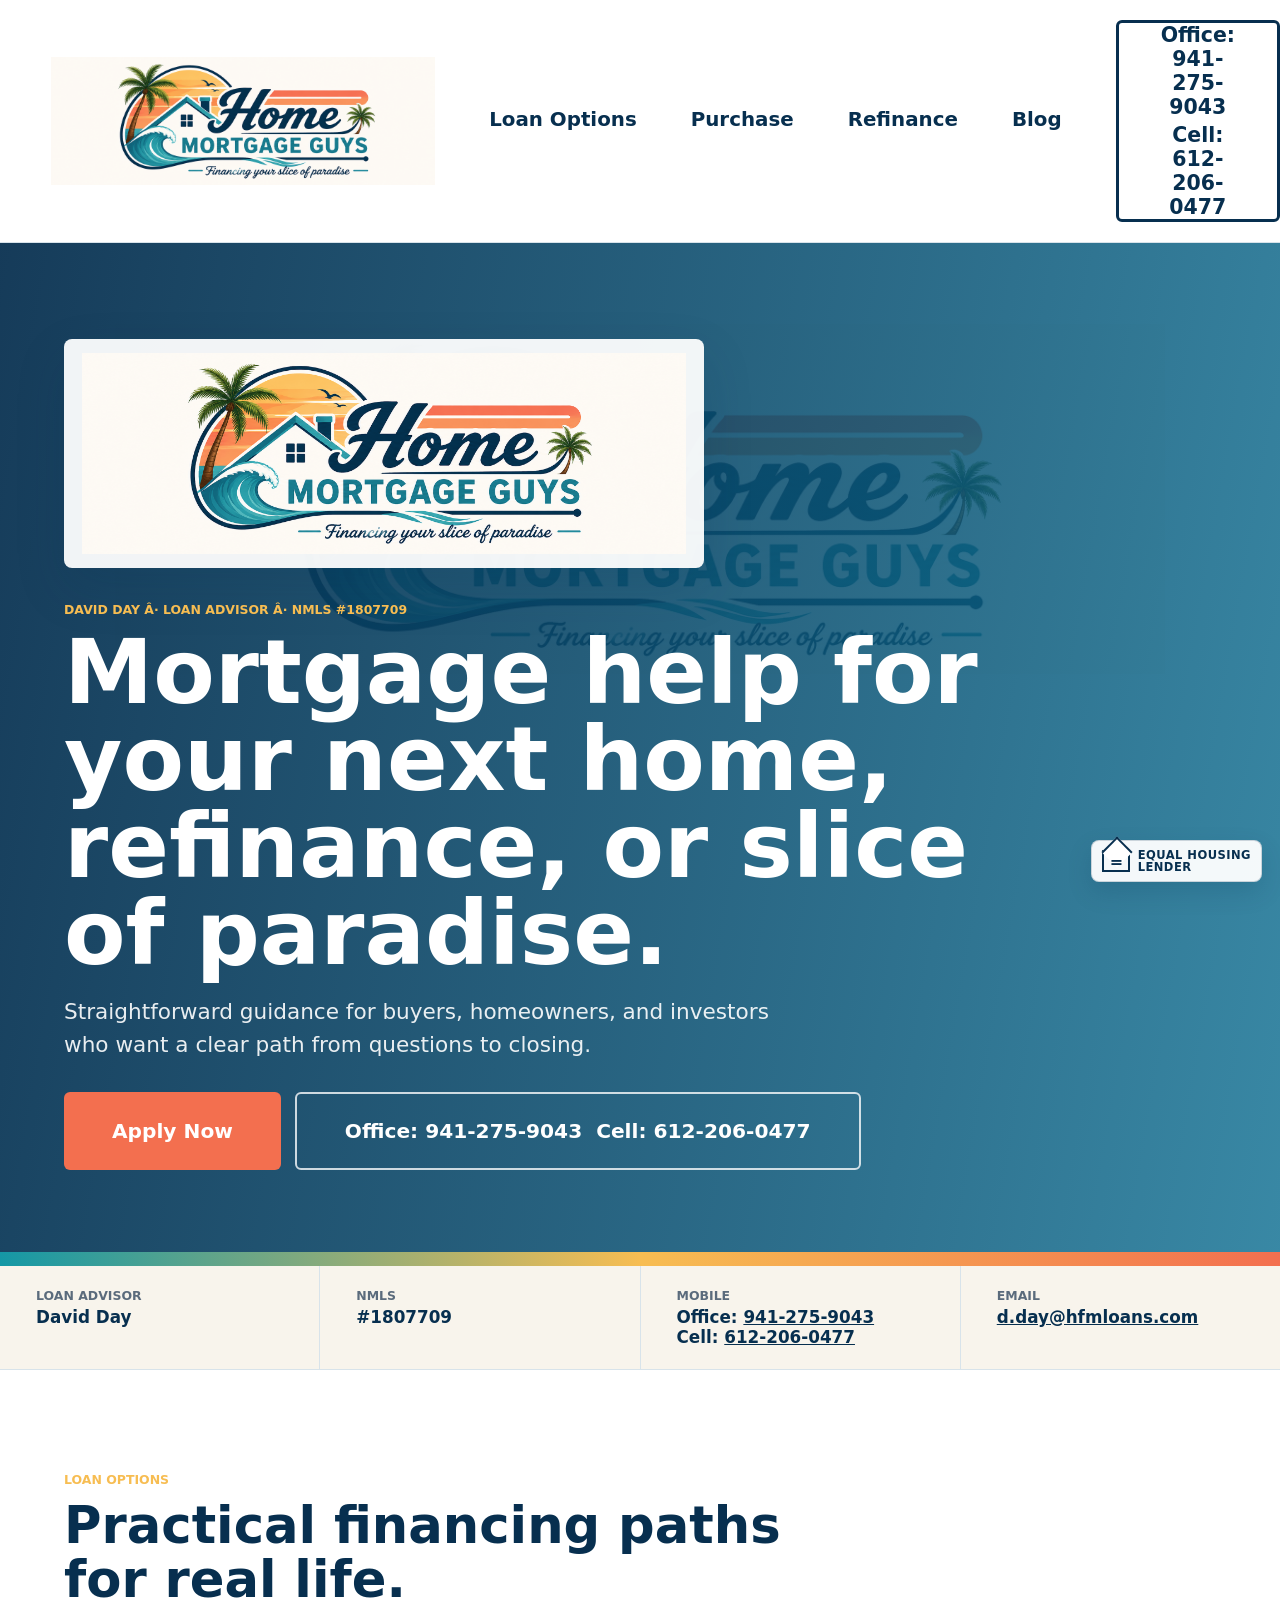
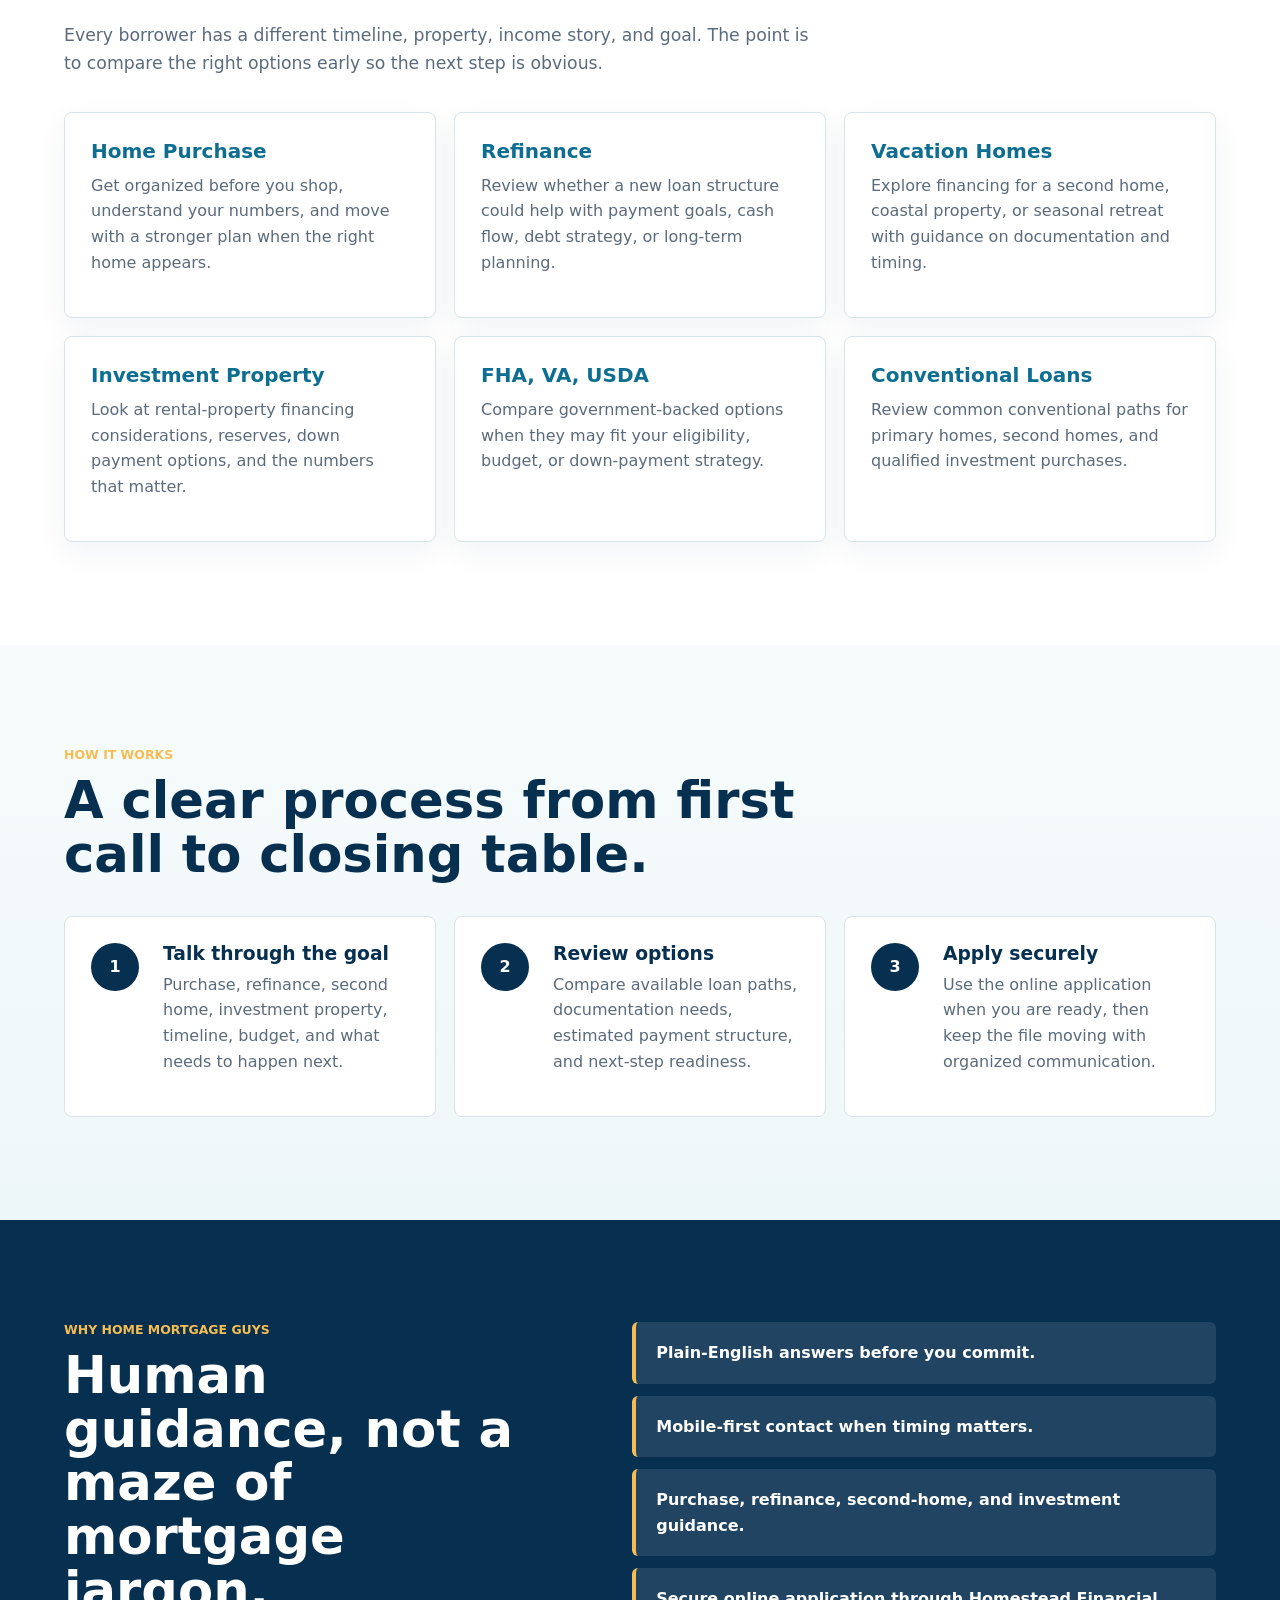
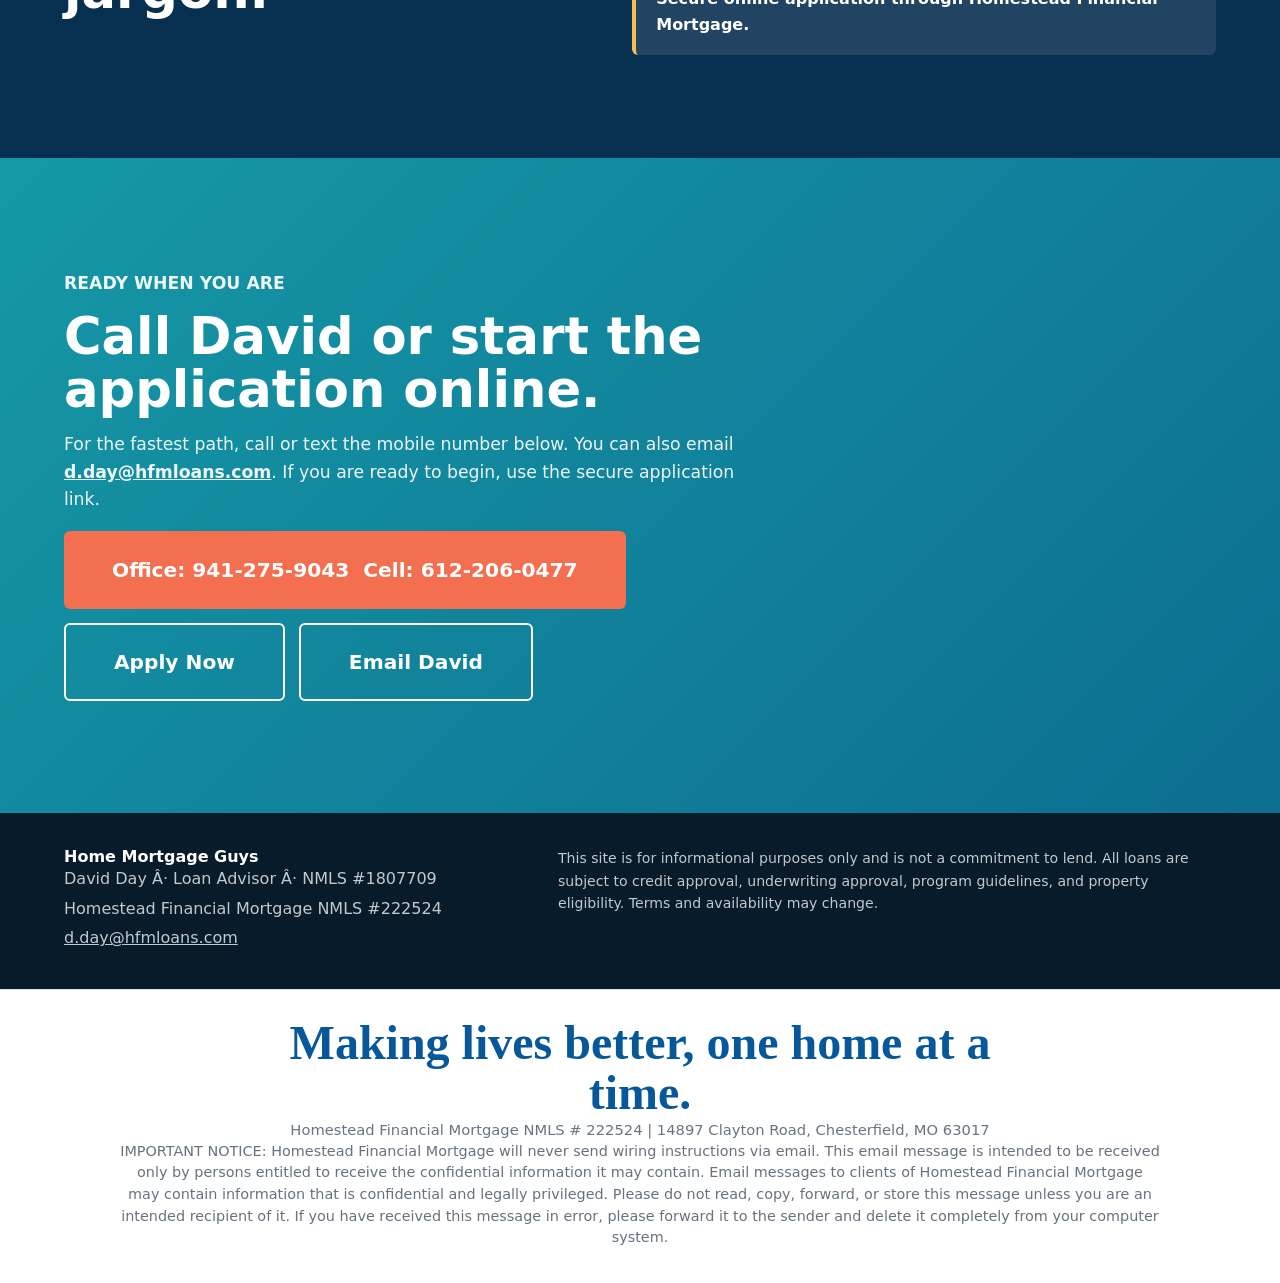
<file: index.html>
﻿<!doctype html>
<html lang="en">
<head>
  <meta charset="utf-8">
  <meta name="viewport" content="width=device-width, initial-scale=1">
  <!-- Google tag (gtag.js) -->
  <script async src="https://www.googletagmanager.com/gtag/js?id=G-T960KY4CE4"></script>
  <script>
    window.dataLayer = window.dataLayer || [];
    function gtag(){dataLayer.push(arguments);}
    gtag('js', new Date());

    gtag('config', 'G-T960KY4CE4');
  </script>
  <title>Mortgage Loan Advisor for Purchase, Refinance & Second Homes | Home Mortgage Guys</title>
  <meta name="description" content="Home Mortgage Guys helps homebuyers and homeowners compare purchase, refinance, second-home, investment, FHA, VA, USDA, and conventional mortgage options with David Day, Loan Advisor NMLS #1807709.">
  <link rel="canonical" href="https://homemortgageguys.com/">
  <meta property="og:title" content="Home Mortgage Guys | Mortgage Guidance with David Day">
  <meta property="og:description" content="Mortgage guidance for purchases, refinancing, vacation homes, investment properties, and common government-backed loan options.">
  <meta property="og:type" content="website">
  <meta property="og:url" content="https://homemortgageguys.com/">
  <meta property="og:image" content="https://homemortgageguys.com/assets/home-mortgage-guys-logo.png">
  <link rel="icon" type="image/png" sizes="32x32" href="/assets/favicon-32.png">
  <link rel="icon" type="image/png" sizes="48x48" href="/assets/favicon-48.png">
  <link rel="apple-touch-icon" sizes="180x180" href="/assets/favicon-180.png">
  <link rel="stylesheet" href="/styles.css">
  <script type="application/ld+json">
  {
    "@context": "https://schema.org",
    "@type": "FinancialService",
    "name": "Home Mortgage Guys",
    "url": "https://homemortgageguys.com/",
    "telephone": ["+19412759043", "+16122060477"],
    "email": "d.day@hfmloans.com",
    "areaServed": "United States",
    "employee": {
      "@type": "Person",
      "name": "David Day",
      "jobTitle": "Loan Advisor",
      "identifier": "NMLS #1807709"
    }
  }
  </script>
</head>
<body>
  <header class="site-header">
    <a class="brand" href="/" aria-label="Home Mortgage Guys home">
      <img src="/assets/home-mortgage-guys-logo.png" alt="Home Mortgage Guys">
    </a>
    <nav class="nav" aria-label="Primary navigation">
      <a href="#loan-options">Loan Options</a>
      <a href="/home-purchase-mortgage/">Purchase</a>
      <a href="/refinance-mortgage/">Refinance</a>
      <a href="/blog/">Blog</a>
    </nav>
    <span class="header-call" style="gap:4px 14px;flex-wrap:wrap;white-space:normal;text-align:center"><span>Office: <a href="tel:+19412759043" style="color:inherit;text-decoration:none">941-275-9043</a></span><span>Cell: <a href="tel:+16122060477" style="color:inherit;text-decoration:none">612-206-0477</a></span></span>
  </header>


  <main>
    <section class="hero">
      <div class="hero-inner">
        <img class="hero-logo" src="/assets/home-mortgage-guys-logo.png" alt="Home Mortgage Guys - Financing your slice of paradise">
        <p class="eyebrow">David Day Â· Loan Advisor Â· NMLS #1807709</p>
        <h1>Mortgage help for your next home, refinance, or slice of paradise.</h1>
        <p class="hero-copy">
          Straightforward guidance for buyers, homeowners, and investors who want a clear path from questions to closing.
        </p>
        <div class="hero-actions" aria-label="Primary actions">
          <a class="button primary" href="https://homesteadfinancial.com/apply/?nmls=1807709">Apply Now</a>
          <span class="button secondary" style="gap:4px 14px;flex-wrap:wrap;white-space:normal;text-align:center"><span>Office: <a href="tel:+19412759043" style="color:inherit;text-decoration:none">941-275-9043</a></span><span>Cell: <a href="tel:+16122060477" style="color:inherit;text-decoration:none">612-206-0477</a></span></span>
        </div>
      </div>
    </section>


    <section class="trust-strip" aria-label="Mortgage contact summary">
      <div>
        <span class="label">Loan Advisor</span>
        <strong>David Day</strong>
      </div>
      <div>
        <span class="label">NMLS</span>
        <strong>#1807709</strong>
      </div>
      <div>
        <span class="label">Mobile</span>
        <strong>Office: <a href="tel:+19412759043">941-275-9043</a> &nbsp; Cell: <a href="tel:+16122060477">612-206-0477</a></strong>
      </div>
      <div>
        <span class="label">Email</span>
        <strong><a href="mailto:d.day@hfmloans.com">d.day@hfmloans.com</a></strong>
      </div>
    </section>


    <section id="loan-options" class="section">
      <div class="section-heading">
        <p class="eyebrow">Loan Options</p>
        <h2>Practical financing paths for real life.</h2>
        <p>Every borrower has a different timeline, property, income story, and goal. The point is to compare the right options early so the next step is obvious.</p>
      </div>
      <div class="option-grid">
        <article class="option-card">
          <h3><a href="/home-purchase-mortgage/">Home Purchase</a></h3>
          <p>Get organized before you shop, understand your numbers, and move with a stronger plan when the right home appears.</p>
        </article>
        <article class="option-card">
          <h3><a href="/refinance-mortgage/">Refinance</a></h3>
          <p>Review whether a new loan structure could help with payment goals, cash flow, debt strategy, or long-term planning.</p>
        </article>
        <article class="option-card">
          <h3><a href="/second-home-mortgage/">Vacation Homes</a></h3>
          <p>Explore financing for a second home, coastal property, or seasonal retreat with guidance on documentation and timing.</p>
        </article>
        <article class="option-card">
          <h3><a href="/investment-property-mortgage/">Investment Property</a></h3>
          <p>Look at rental-property financing considerations, reserves, down payment options, and the numbers that matter.</p>
        </article>
        <article class="option-card">
          <h3><a href="/fha-va-usda-loans/">FHA, VA, USDA</a></h3>
          <p>Compare government-backed options when they may fit your eligibility, budget, or down-payment strategy.</p>
        </article>
        <article class="option-card">
          <h3>Conventional Loans</h3>
          <p>Review common conventional paths for primary homes, second homes, and qualified investment purchases.</p>
        </article>
      </div>
    </section>


    <section id="process" class="section process-section">
      <div class="section-heading">
        <p class="eyebrow">How It Works</p>
        <h2>A clear process from first call to closing table.</h2>
      </div>
      <ol class="process-list">
        <li>
          <span>1</span>
          <div>
            <h3>Talk through the goal</h3>
            <p>Purchase, refinance, second home, investment property, timeline, budget, and what needs to happen next.</p>
          </div>
        </li>
        <li>
          <span>2</span>
          <div>
            <h3>Review options</h3>
            <p>Compare available loan paths, documentation needs, estimated payment structure, and next-step readiness.</p>
          </div>
        </li>
        <li>
          <span>3</span>
          <div>
            <h3>Apply securely</h3>
            <p>Use the online application when you are ready, then keep the file moving with organized communication.</p>
          </div>
        </li>
      </ol>
    </section>


    <section class="section feature-band">
      <div>
        <p class="eyebrow">Why Home Mortgage Guys</p>
        <h2>Human guidance, not a maze of mortgage jargon.</h2>
      </div>
      <div class="feature-list">
        <p>Plain-English answers before you commit.</p>
        <p>Mobile-first contact when timing matters.</p>
        <p>Purchase, refinance, second-home, and investment guidance.</p>
        <p>Secure online application through Homestead Financial Mortgage.</p>
      </div>
    </section>


    <section id="contact" class="cta-section">
      <div class="cta-content">
        <p class="eyebrow">Ready When You Are</p>
        <h2>Call David or start the application online.</h2>
        <p>For the fastest path, call or text the mobile number below. You can also email <a href="mailto:d.day@hfmloans.com">d.day@hfmloans.com</a>. If you are ready to begin, use the secure application link.</p>
        <div class="hero-actions">
          <span class="button primary" style="gap:4px 14px;flex-wrap:wrap;white-space:normal;text-align:center"><span>Office: <a href="tel:+19412759043" style="color:inherit;text-decoration:none">941-275-9043</a></span><span>Cell: <a href="tel:+16122060477" style="color:inherit;text-decoration:none">612-206-0477</a></span></span>
          <a class="button secondary light" href="https://homesteadfinancial.com/apply/?nmls=1807709">Apply Now</a>
          <a class="button secondary light" href="mailto:d.day@hfmloans.com">Email David</a>
        </div>
      </div>
    </section>
  </main>


  <footer class="site-footer">
    <div>
      <strong>Home Mortgage Guys</strong>
      <p>David Day Â· Loan Advisor Â· NMLS #1807709</p>
      <p>Homestead Financial Mortgage NMLS #222524</p>
      <p><a href="mailto:d.day@hfmloans.com">d.day@hfmloans.com</a></p>
    </div>
    <p class="fine-print">
      This site is for informational purposes only and is not a commitment to lend. All loans are subject to credit approval, underwriting approval, program guidelines, and property eligibility. Terms and availability may change.
    </p>
  </footer>


  <section class="compliance-footer" aria-label="Homestead Financial Mortgage disclosure">
    <p class="tagline">Making lives better, one home at a time.</p>
    <p class="company-line">
      Homestead Financial Mortgage NMLS # 222524 | 14897 Clayton Road, Chesterfield, MO 63017
    </p>
    <p class="important-notice">
      IMPORTANT NOTICE: Homestead Financial Mortgage will never send wiring instructions via email. This email message is intended to be received only by persons entitled to receive the confidential information it may contain. Email messages to clients of Homestead Financial Mortgage may contain information that is confidential and legally privileged. Please do not read, copy, forward, or store this message unless you are an intended recipient of it. If you have received this message in error, please forward it to the sender and delete it completely from your computer system.
    </p>
  </section>

  <aside class="equal-housing-label" aria-label="Equal Housing Lender">
    <span class="equal-housing-icon" aria-hidden="true"></span>
    <span>Equal Housing<br>Lender</span>
  </aside>
</body>
</html>
</file>
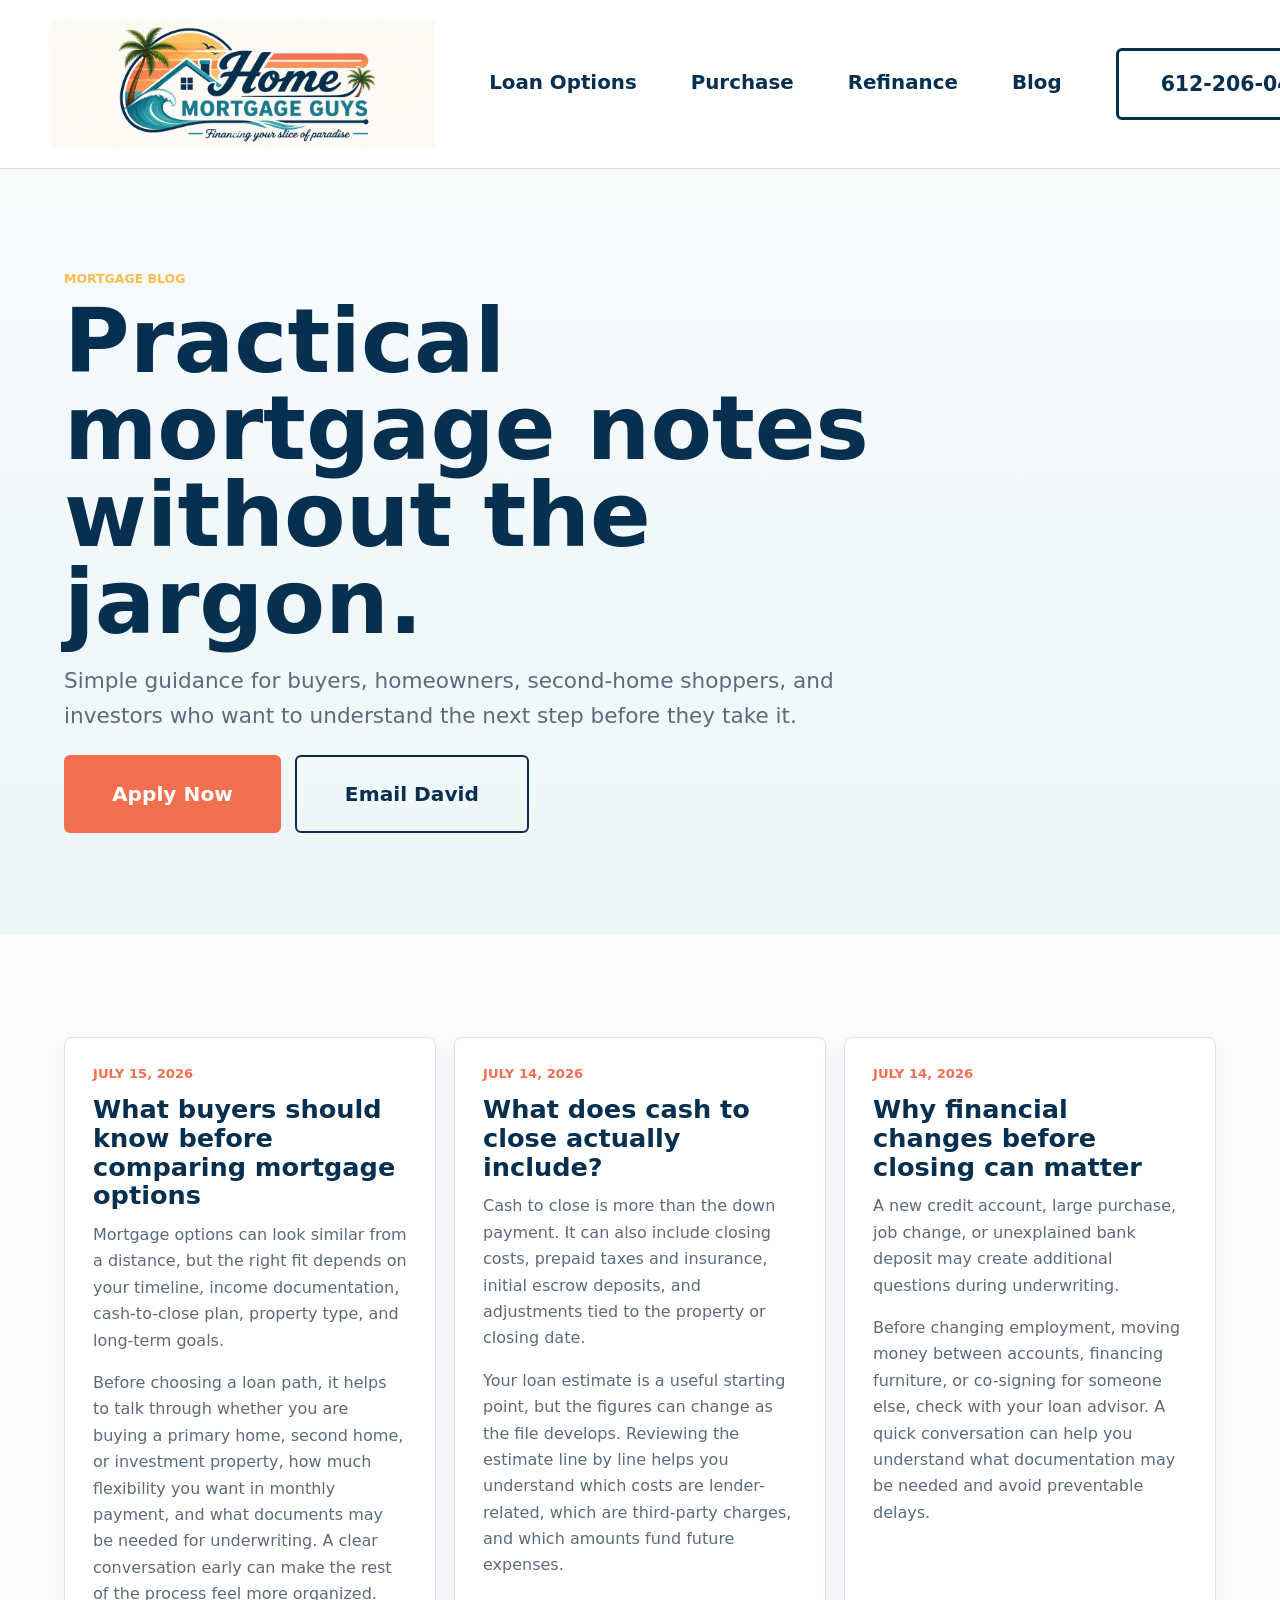
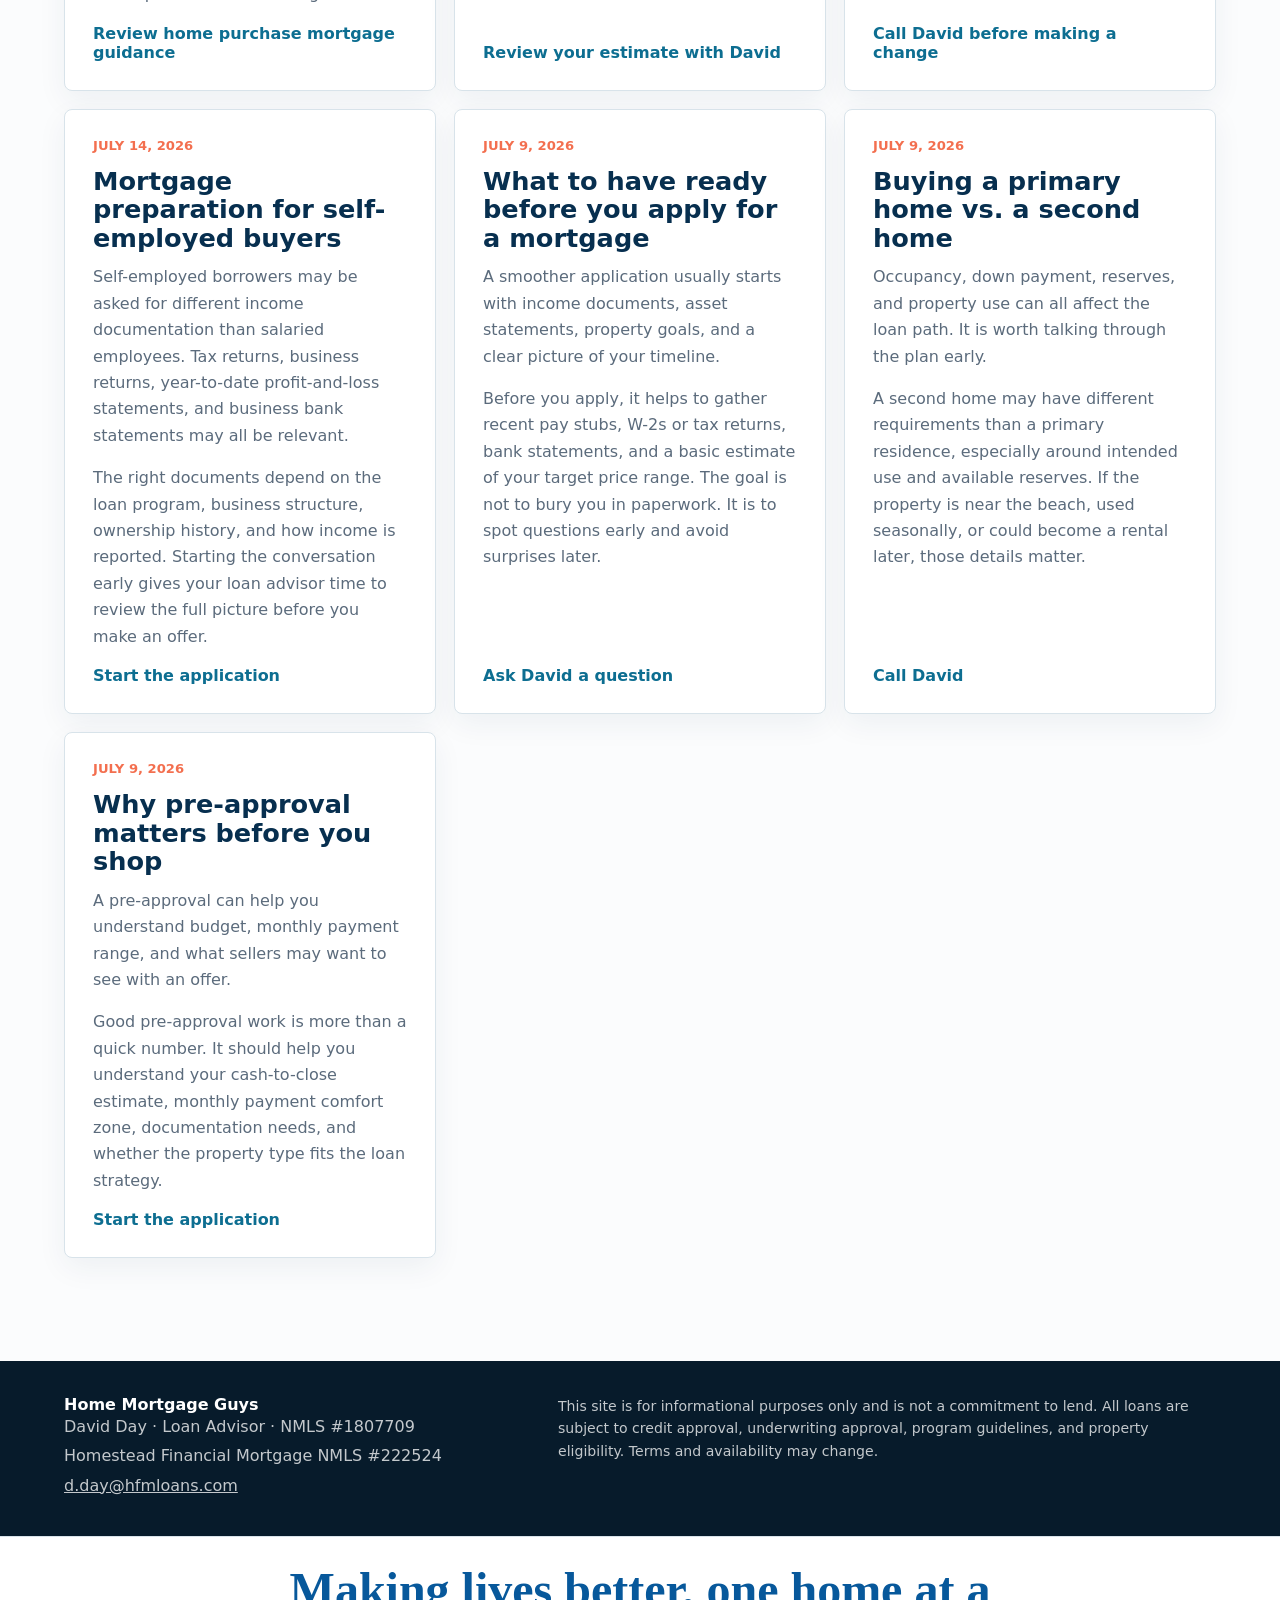
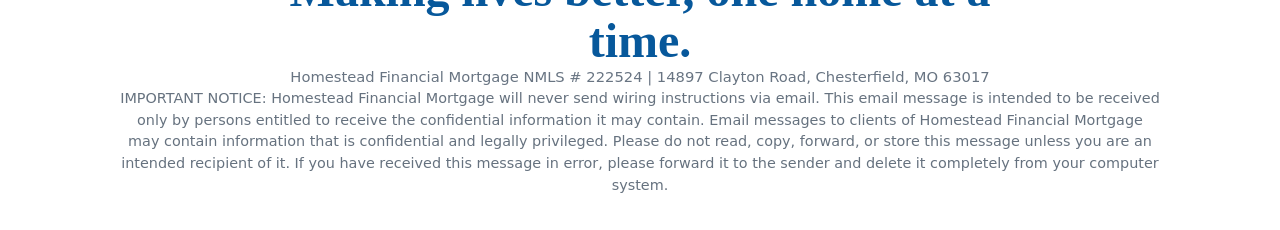
<file: blog/index.html>
﻿<!doctype html>
<html lang="en">
<head>
  <meta charset="utf-8">
  <meta name="viewport" content="width=device-width, initial-scale=1">
  <!-- Google tag (gtag.js) -->
  <script async src="https://www.googletagmanager.com/gtag/js?id=G-T960KY4CE4"></script>
  <script>
    window.dataLayer = window.dataLayer || [];
    function gtag(){dataLayer.push(arguments);}
    gtag('js', new Date());

    gtag('config', 'G-T960KY4CE4');
  </script>
  <title>Mortgage Blog | Home Mortgage Guys</title>
  <meta name="description" content="Mortgage tips from David Day, Loan Advisor NMLS #1807709, covering home purchases, refinancing, second homes, investment property financing, and loan preparation.">
  <link rel="canonical" href="https://homemortgageguys.com/blog/">
  <meta property="og:title" content="Mortgage Blog | Home Mortgage Guys">
  <meta property="og:description" content="Practical mortgage notes for buyers, homeowners, second-home shoppers, and investors.">
  <meta property="og:type" content="website">
  <meta property="og:url" content="https://homemortgageguys.com/blog/">
  <meta property="og:image" content="https://homemortgageguys.com/assets/home-mortgage-guys-logo.png">
  <link rel="icon" type="image/png" sizes="32x32" href="/assets/favicon-32.png">
  <link rel="icon" type="image/png" sizes="48x48" href="/assets/favicon-48.png">
  <link rel="apple-touch-icon" sizes="180x180" href="/assets/favicon-180.png">
  <link rel="stylesheet" href="/styles.css">
</head>
<body>
  <header class="site-header">
    <a class="brand" href="/" aria-label="Home Mortgage Guys home">
      <img src="/assets/home-mortgage-guys-logo.png" alt="Home Mortgage Guys">
    </a>
    <nav class="nav" aria-label="Primary navigation">
      <a href="/#loan-options">Loan Options</a>
      <a href="/home-purchase-mortgage/">Purchase</a>
      <a href="/refinance-mortgage/">Refinance</a>
      <a href="/blog/">Blog</a>
    </nav>
    <a class="header-call" href="tel:+16122060477" aria-label="Call David Day at 612-206-0477">612-206-0477</a>
  </header>

  <main>
    <section class="page-hero">
      <p class="eyebrow">Mortgage Blog</p>
      <h1>Practical mortgage notes without the jargon.</h1>
      <p>Simple guidance for buyers, homeowners, second-home shoppers, and investors who want to understand the next step before they take it.</p>
      <div class="hero-actions">
        <a class="button primary" href="https://homesteadfinancial.com/apply/?nmls=1807709">Apply Now</a>
        <a class="button secondary dark" href="mailto:d.day@hfmloans.com">Email David</a>
      </div>
    </section>

    <section class="section blog-section">
      <div class="blog-grid">
        <article class="blog-card">
          <p class="blog-date">July 15, 2026</p>
          <h2>What buyers should know before comparing mortgage options</h2>
          <p>Mortgage options can look similar from a distance, but the right fit depends on your timeline, income documentation, cash-to-close plan, property type, and long-term goals.</p>
          <p>Before choosing a loan path, it helps to talk through whether you are buying a primary home, second home, or investment property, how much flexibility you want in monthly payment, and what documents may be needed for underwriting. A clear conversation early can make the rest of the process feel more organized.</p>
          <a href="/home-purchase-mortgage/">Review home purchase mortgage guidance</a>
        </article>
        <article class="blog-card">
          <p class="blog-date">July 14, 2026</p>
          <h2>What does cash to close actually include?</h2>
          <p>Cash to close is more than the down payment. It can also include closing costs, prepaid taxes and insurance, initial escrow deposits, and adjustments tied to the property or closing date.</p>
          <p>Your loan estimate is a useful starting point, but the figures can change as the file develops. Reviewing the estimate line by line helps you understand which costs are lender-related, which are third-party charges, and which amounts fund future expenses.</p>
          <a href="mailto:d.day@hfmloans.com">Review your estimate with David</a>
        </article>
        <article class="blog-card">
          <p class="blog-date">July 14, 2026</p>
          <h2>Why financial changes before closing can matter</h2>
          <p>A new credit account, large purchase, job change, or unexplained bank deposit may create additional questions during underwriting.</p>
          <p>Before changing employment, moving money between accounts, financing furniture, or co-signing for someone else, check with your loan advisor. A quick conversation can help you understand what documentation may be needed and avoid preventable delays.</p>
          <a href="tel:+16122060477">Call David before making a change</a>
        </article>
        <article class="blog-card">
          <p class="blog-date">July 14, 2026</p>
          <h2>Mortgage preparation for self-employed buyers</h2>
          <p>Self-employed borrowers may be asked for different income documentation than salaried employees. Tax returns, business returns, year-to-date profit-and-loss statements, and business bank statements may all be relevant.</p>
          <p>The right documents depend on the loan program, business structure, ownership history, and how income is reported. Starting the conversation early gives your loan advisor time to review the full picture before you make an offer.</p>
          <a href="https://homesteadfinancial.com/apply/?nmls=1807709">Start the application</a>
        </article>
        <article class="blog-card">
          <p class="blog-date">July 9, 2026</p>
          <h2>What to have ready before you apply for a mortgage</h2>
          <p>A smoother application usually starts with income documents, asset statements, property goals, and a clear picture of your timeline.</p>
          <p>Before you apply, it helps to gather recent pay stubs, W-2s or tax returns, bank statements, and a basic estimate of your target price range. The goal is not to bury you in paperwork. It is to spot questions early and avoid surprises later.</p>
          <a href="mailto:d.day@hfmloans.com">Ask David a question</a>
        </article>
        <article class="blog-card">
          <p class="blog-date">July 9, 2026</p>
          <h2>Buying a primary home vs. a second home</h2>
          <p>Occupancy, down payment, reserves, and property use can all affect the loan path. It is worth talking through the plan early.</p>
          <p>A second home may have different requirements than a primary residence, especially around intended use and available reserves. If the property is near the beach, used seasonally, or could become a rental later, those details matter.</p>
          <a href="tel:+16122060477">Call David</a>
        </article>
        <article class="blog-card">
          <p class="blog-date">July 9, 2026</p>
          <h2>Why pre-approval matters before you shop</h2>
          <p>A pre-approval can help you understand budget, monthly payment range, and what sellers may want to see with an offer.</p>
          <p>Good pre-approval work is more than a quick number. It should help you understand your cash-to-close estimate, monthly payment comfort zone, documentation needs, and whether the property type fits the loan strategy.</p>
          <a href="https://homesteadfinancial.com/apply/?nmls=1807709">Start the application</a>
        </article>
      </div>
    </section>
  </main>

  <footer class="site-footer">
    <div>
      <strong>Home Mortgage Guys</strong>
      <p>David Day &middot; Loan Advisor &middot; NMLS #1807709</p>
      <p>Homestead Financial Mortgage NMLS #222524</p>
      <p><a href="mailto:d.day@hfmloans.com">d.day@hfmloans.com</a></p>
    </div>
    <p class="fine-print">
      This site is for informational purposes only and is not a commitment to lend. All loans are subject to credit approval, underwriting approval, program guidelines, and property eligibility. Terms and availability may change.
    </p>
  </footer>

  <section class="compliance-footer" aria-label="Homestead Financial Mortgage disclosure">
    <p class="tagline">Making lives better, one home at a time.</p>
    <p class="company-line">
      Homestead Financial Mortgage NMLS # 222524 | 14897 Clayton Road, Chesterfield, MO 63017
    </p>
    <p class="important-notice">
      IMPORTANT NOTICE: Homestead Financial Mortgage will never send wiring instructions via email. This email message is intended to be received only by persons entitled to receive the confidential information it may contain. Email messages to clients of Homestead Financial Mortgage may contain information that is confidential and legally privileged. Please do not read, copy, forward, or store this message unless you are an intended recipient of it. If you have received this message in error, please forward it to the sender and delete it completely from your computer system.
    </p>
  </section>
</body>
</html>
</file>
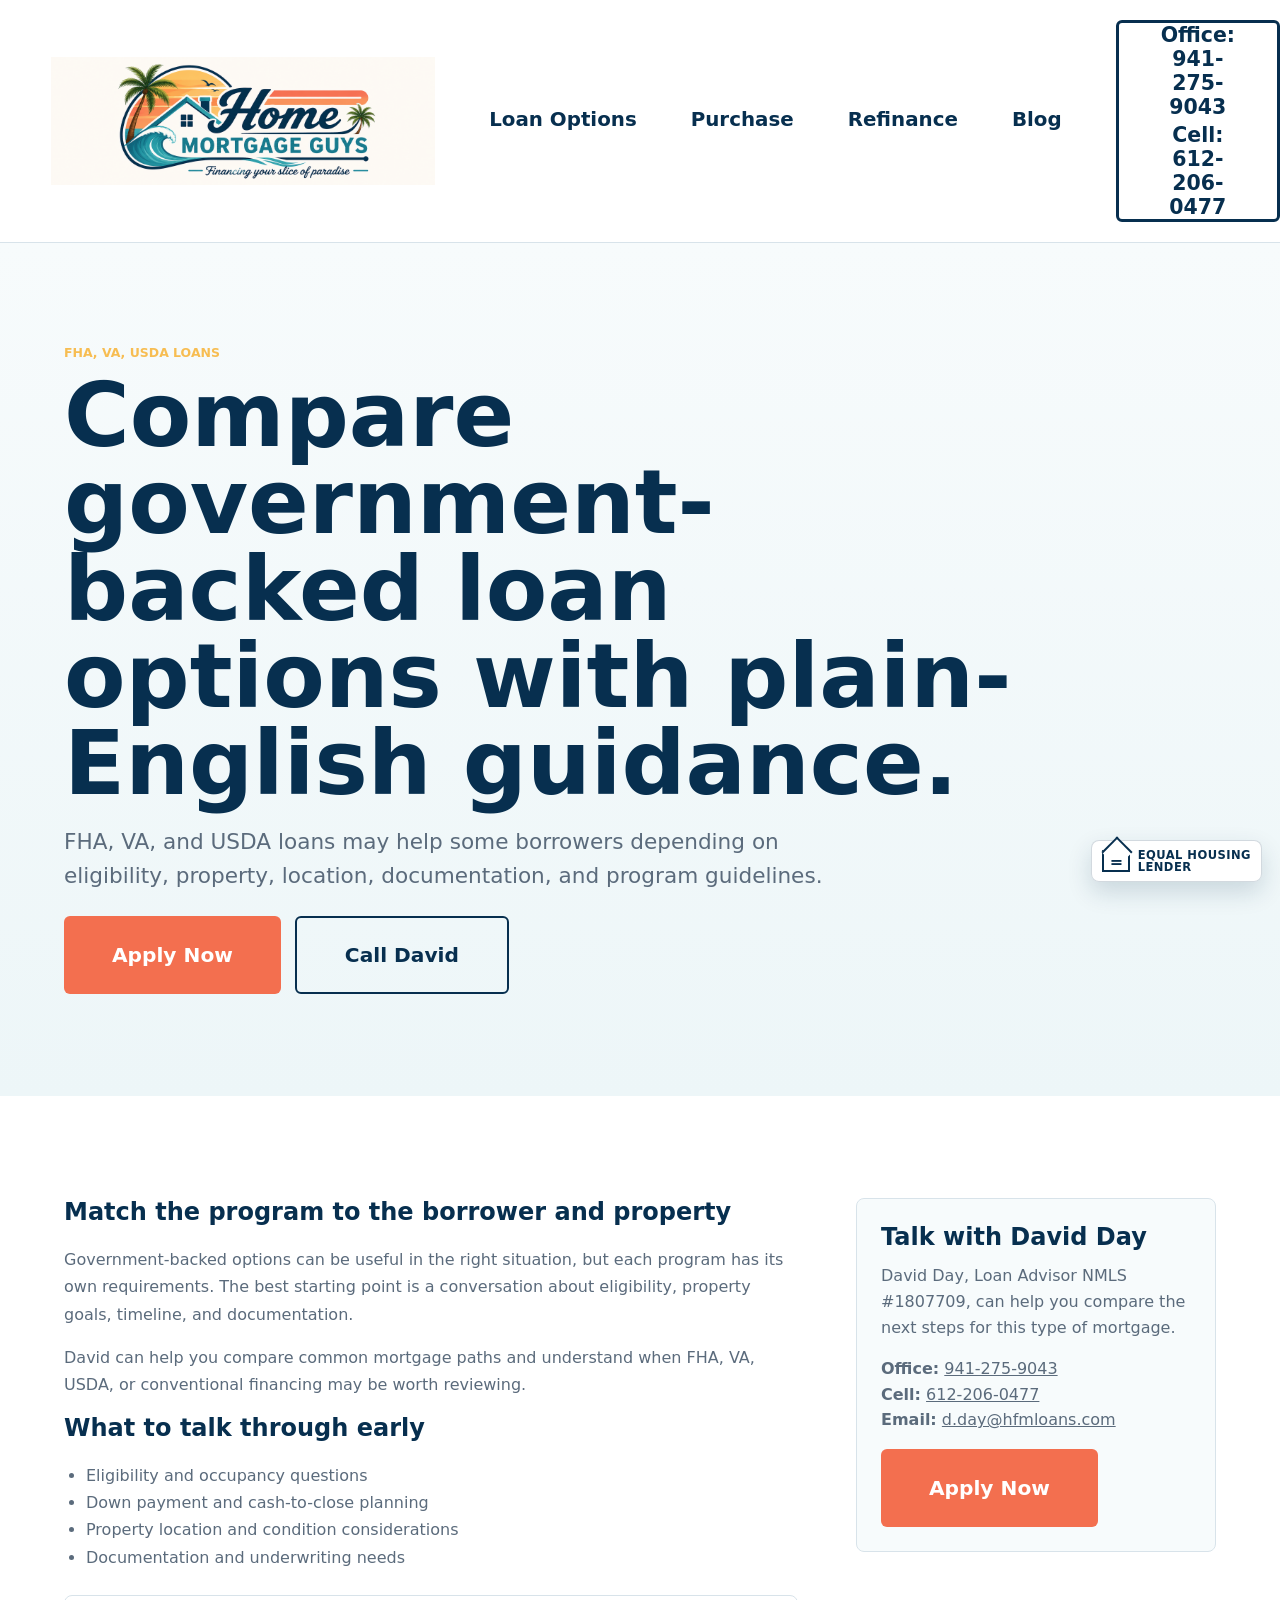
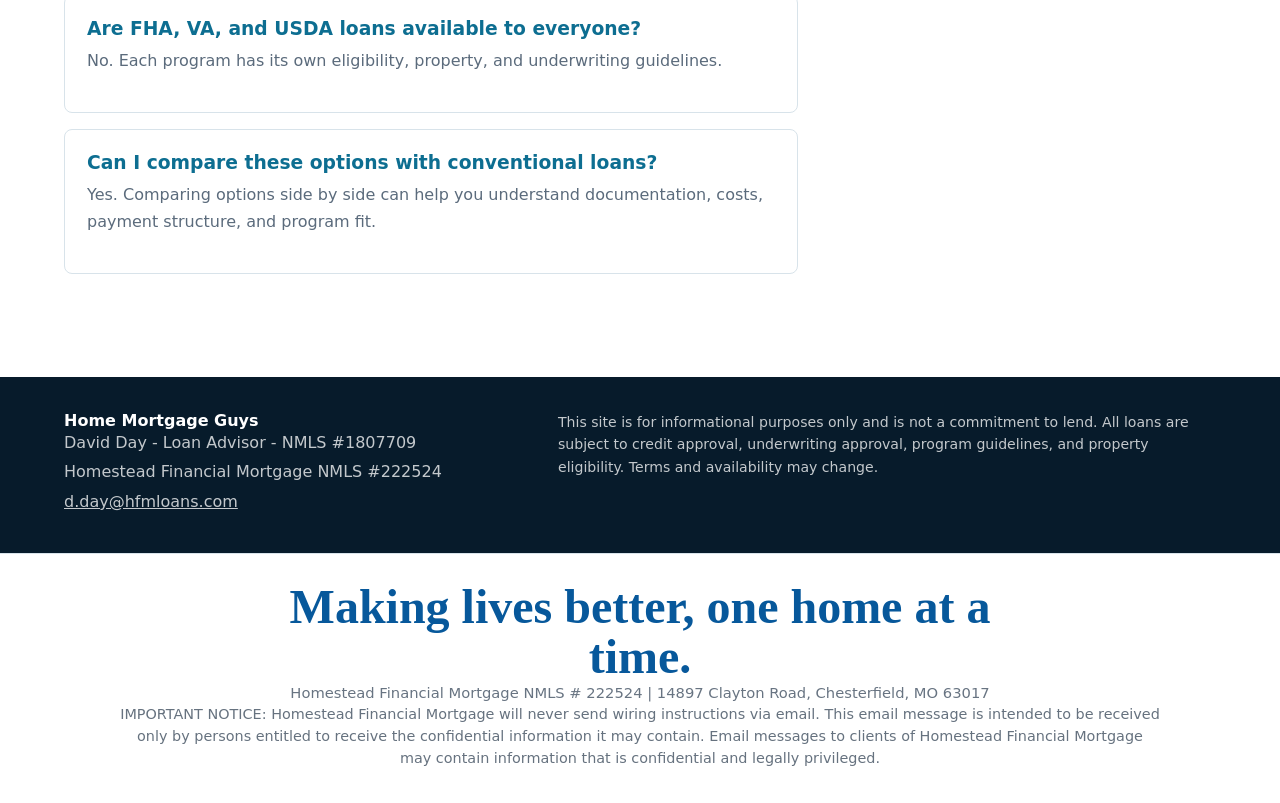
<file: fha-va-usda-loans/index.html>
﻿<!doctype html>
<html lang="en">
<head>
  <meta charset="utf-8">
  <meta name="viewport" content="width=device-width, initial-scale=1">
  <!-- Google tag (gtag.js) -->
  <script async src="https://www.googletagmanager.com/gtag/js?id=G-T960KY4CE4"></script>
  <script>
    window.dataLayer = window.dataLayer || [];
    function gtag(){dataLayer.push(arguments);}
    gtag('js', new Date());

    gtag('config', 'G-T960KY4CE4');
  </script>
  <title>FHA, VA and USDA Loan Option Guidance | Home Mortgage Guys</title>
  <meta name="description" content="Compare FHA, VA, USDA, and conventional mortgage questions with David Day, Loan Advisor NMLS #1807709, including eligibility, down payment, property, and documentation considerations.">
  <link rel="canonical" href="https://homemortgageguys.com/fha-va-usda-loans/">
  <meta property="og:title" content="FHA, VA and USDA Loan Option Guidance | Home Mortgage Guys">
  <meta property="og:description" content="Compare FHA, VA, USDA, and conventional mortgage questions with David Day, Loan Advisor NMLS #1807709, including eligibility, down payment, property, and documentation considerations.">
  <meta property="og:type" content="article">
  <meta property="og:url" content="https://homemortgageguys.com/fha-va-usda-loans/">
  <meta property="og:image" content="https://homemortgageguys.com/assets/home-mortgage-guys-logo.png">
  <link rel="icon" type="image/png" sizes="32x32" href="/assets/favicon-32.png">
  <link rel="icon" type="image/png" sizes="48x48" href="/assets/favicon-48.png">
  <link rel="apple-touch-icon" sizes="180x180" href="/assets/favicon-180.png">
  <link rel="stylesheet" href="/styles.css">
  <script type="application/ld+json">
  {
    "@context": "https://schema.org",
    "@type": "Service",
    "name": "Compare government-backed loan options with plain-English guidance.",
    "provider": {
      "@type": "FinancialService",
      "name": "Home Mortgage Guys",
      "url": "https://homemortgageguys.com/",
      "telephone": "+16122060477"
    },
    "areaServed": "United States",
    "description": "Compare FHA, VA, USDA, and conventional mortgage questions with David Day, Loan Advisor NMLS #1807709, including eligibility, down payment, property, and documentation considerations."
  }
  </script>
</head>
<body>
  <header class="site-header">
    <a class="brand" href="/" aria-label="Home Mortgage Guys home">
      <img src="/assets/home-mortgage-guys-logo.png" alt="Home Mortgage Guys">
    </a>
    <nav class="nav" aria-label="Primary navigation">
      <a href="/#loan-options">Loan Options</a>
      <a href="/home-purchase-mortgage/">Purchase</a>
      <a href="/refinance-mortgage/">Refinance</a>
      <a href="/blog/">Blog</a>
    </nav>
    <span class="header-call" style="gap:4px 14px;flex-wrap:wrap;white-space:normal;text-align:center"><span>Office: <a href="tel:+19412759043" style="color:inherit;text-decoration:none">941-275-9043</a></span><span>Cell: <a href="tel:+16122060477" style="color:inherit;text-decoration:none">612-206-0477</a></span></span>
  </header>

  <main>
    <section class="page-hero">
      <p class="eyebrow">FHA, VA, USDA Loans</p>
      <h1>Compare government-backed loan options with plain-English guidance.</h1>
      <p>FHA, VA, and USDA loans may help some borrowers depending on eligibility, property, location, documentation, and program guidelines.</p>
      <div class="hero-actions">
        <a class="button primary" href="https://homesteadfinancial.com/apply/?nmls=1807709">Apply Now</a>
        <a class="button secondary dark" href="tel:+16122060477">Call David</a>
      </div>
    </section>

    <section class="section content-layout">
      <article class="content-body">
        <h2>Match the program to the borrower and property</h2>
        <p>Government-backed options can be useful in the right situation, but each program has its own requirements. The best starting point is a conversation about eligibility, property goals, timeline, and documentation.</p>
        <p>David can help you compare common mortgage paths and understand when FHA, VA, USDA, or conventional financing may be worth reviewing.</p>
        <h2>What to talk through early</h2>
        <ul>
          <li>Eligibility and occupancy questions</li>
          <li>Down payment and cash-to-close planning</li>
          <li>Property location and condition considerations</li>
          <li>Documentation and underwriting needs</li>
        </ul>
        <div class="faq-list">
          <div class="faq-item">
            <h3>Are FHA, VA, and USDA loans available to everyone?</h3>
            <p>No. Each program has its own eligibility, property, and underwriting guidelines.</p>
          </div>
          <div class="faq-item">
            <h3>Can I compare these options with conventional loans?</h3>
            <p>Yes. Comparing options side by side can help you understand documentation, costs, payment structure, and program fit.</p>
          </div>
        </div>
      </article>
      <aside class="sidebar-card">
        <h2>Talk with David Day</h2>
        <p>David Day, Loan Advisor NMLS #1807709, can help you compare the next steps for this type of mortgage.</p>
        <p><strong>Office:</strong> <a href="tel:+19412759043">941-275-9043</a><br><strong>Cell:</strong> <a href="tel:+16122060477">612-206-0477</a><br><strong>Email:</strong> <a href="mailto:d.day@hfmloans.com">d.day@hfmloans.com</a></p>
        <a class="button primary" href="https://homesteadfinancial.com/apply/?nmls=1807709">Apply Now</a>
      </aside>
    </section>
  </main>

  <footer class="site-footer">
    <div>
      <strong>Home Mortgage Guys</strong>
      <p>David Day - Loan Advisor - NMLS #1807709</p>
      <p>Homestead Financial Mortgage NMLS #222524</p>
      <p><a href="mailto:d.day@hfmloans.com">d.day@hfmloans.com</a></p>
    </div>
    <p class="fine-print">This site is for informational purposes only and is not a commitment to lend. All loans are subject to credit approval, underwriting approval, program guidelines, and property eligibility. Terms and availability may change.</p>
  </footer>

  <section class="compliance-footer" aria-label="Homestead Financial Mortgage disclosure">
    <p class="tagline">Making lives better, one home at a time.</p>
    <p class="company-line">Homestead Financial Mortgage NMLS # 222524 | 14897 Clayton Road, Chesterfield, MO 63017</p>
    <p class="important-notice">IMPORTANT NOTICE: Homestead Financial Mortgage will never send wiring instructions via email. This email message is intended to be received only by persons entitled to receive the confidential information it may contain. Email messages to clients of Homestead Financial Mortgage may contain information that is confidential and legally privileged.</p>
  </section>

  <aside class="equal-housing-label" aria-label="Equal Housing Lender">
    <span class="equal-housing-icon" aria-hidden="true"></span>
    <span>Equal Housing<br>Lender</span>
  </aside>
</body>
</html>
</file>
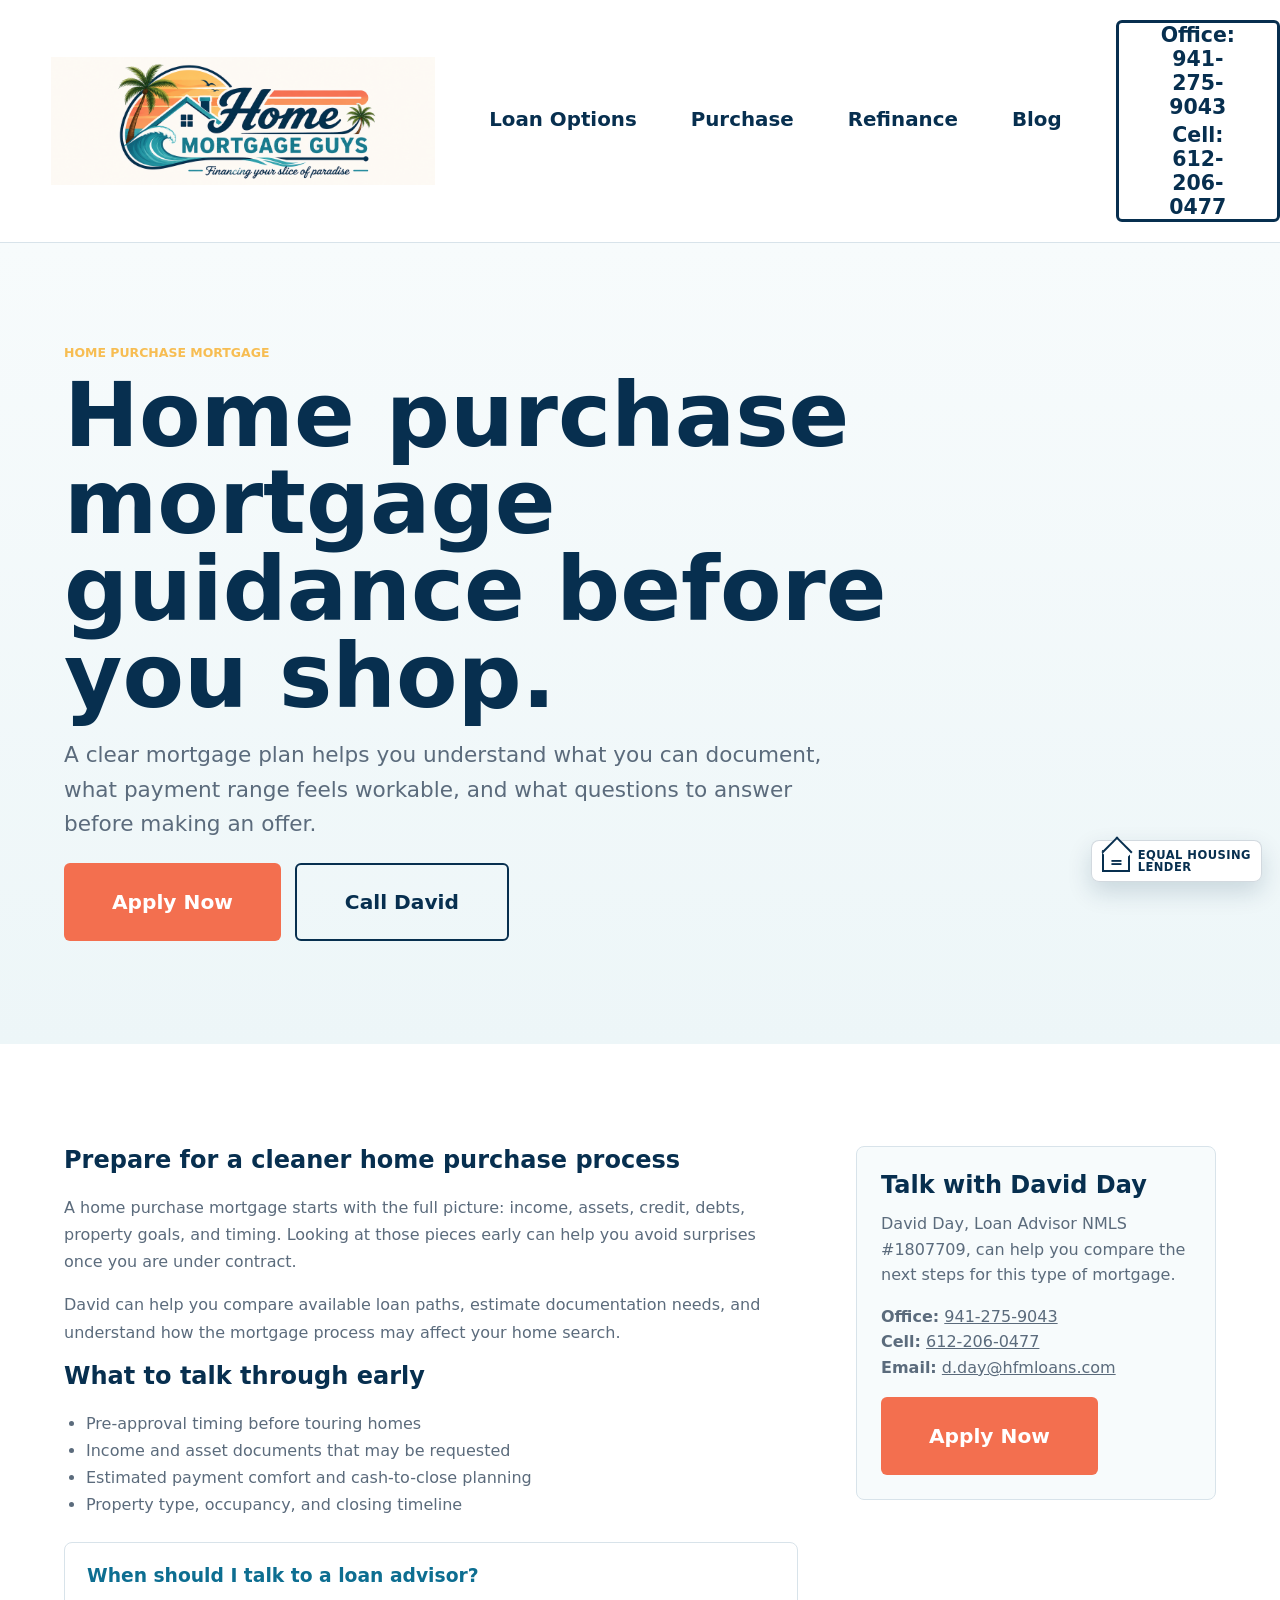
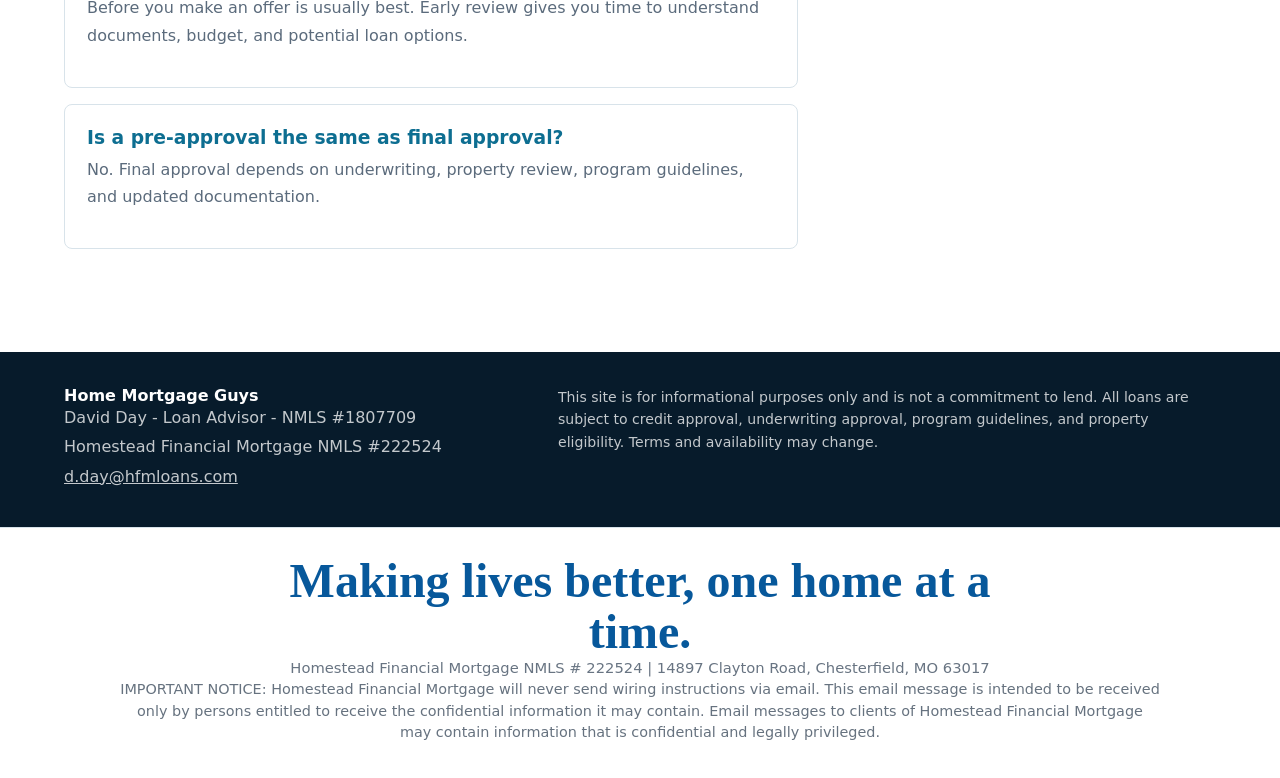
<file: home-purchase-mortgage/index.html>
﻿<!doctype html>
<html lang="en">
<head>
  <meta charset="utf-8">
  <meta name="viewport" content="width=device-width, initial-scale=1">
  <!-- Google tag (gtag.js) -->
  <script async src="https://www.googletagmanager.com/gtag/js?id=G-T960KY4CE4"></script>
  <script>
    window.dataLayer = window.dataLayer || [];
    function gtag(){dataLayer.push(arguments);}
    gtag('js', new Date());

    gtag('config', 'G-T960KY4CE4');
  </script>
  <title>Home Purchase Mortgage Guidance | Home Mortgage Guys</title>
  <meta name="description" content="Compare home purchase mortgage options with David Day, Loan Advisor NMLS #1807709, including pre-approval preparation, documents, payment planning, and next steps.">
  <link rel="canonical" href="https://homemortgageguys.com/home-purchase-mortgage/">
  <meta property="og:title" content="Home Purchase Mortgage Guidance | Home Mortgage Guys">
  <meta property="og:description" content="Compare home purchase mortgage options with David Day, Loan Advisor NMLS #1807709, including pre-approval preparation, documents, payment planning, and next steps.">
  <meta property="og:type" content="article">
  <meta property="og:url" content="https://homemortgageguys.com/home-purchase-mortgage/">
  <meta property="og:image" content="https://homemortgageguys.com/assets/home-mortgage-guys-logo.png">
  <link rel="icon" type="image/png" sizes="32x32" href="/assets/favicon-32.png">
  <link rel="icon" type="image/png" sizes="48x48" href="/assets/favicon-48.png">
  <link rel="apple-touch-icon" sizes="180x180" href="/assets/favicon-180.png">
  <link rel="stylesheet" href="/styles.css">
  <script type="application/ld+json">
  {
    "@context": "https://schema.org",
    "@type": "Service",
    "name": "Home purchase mortgage guidance before you shop.",
    "provider": {
      "@type": "FinancialService",
      "name": "Home Mortgage Guys",
      "url": "https://homemortgageguys.com/",
      "telephone": "+16122060477"
    },
    "areaServed": "United States",
    "description": "Compare home purchase mortgage options with David Day, Loan Advisor NMLS #1807709, including pre-approval preparation, documents, payment planning, and next steps."
  }
  </script>
</head>
<body>
  <header class="site-header">
    <a class="brand" href="/" aria-label="Home Mortgage Guys home">
      <img src="/assets/home-mortgage-guys-logo.png" alt="Home Mortgage Guys">
    </a>
    <nav class="nav" aria-label="Primary navigation">
      <a href="/#loan-options">Loan Options</a>
      <a href="/home-purchase-mortgage/">Purchase</a>
      <a href="/refinance-mortgage/">Refinance</a>
      <a href="/blog/">Blog</a>
    </nav>
    <span class="header-call" style="gap:4px 14px;flex-wrap:wrap;white-space:normal;text-align:center"><span>Office: <a href="tel:+19412759043" style="color:inherit;text-decoration:none">941-275-9043</a></span><span>Cell: <a href="tel:+16122060477" style="color:inherit;text-decoration:none">612-206-0477</a></span></span>
  </header>

  <main>
    <section class="page-hero">
      <p class="eyebrow">Home Purchase Mortgage</p>
      <h1>Home purchase mortgage guidance before you shop.</h1>
      <p>A clear mortgage plan helps you understand what you can document, what payment range feels workable, and what questions to answer before making an offer.</p>
      <div class="hero-actions">
        <a class="button primary" href="https://homesteadfinancial.com/apply/?nmls=1807709">Apply Now</a>
        <a class="button secondary dark" href="tel:+16122060477">Call David</a>
      </div>
    </section>

    <section class="section content-layout">
      <article class="content-body">
        <h2>Prepare for a cleaner home purchase process</h2>
        <p>A home purchase mortgage starts with the full picture: income, assets, credit, debts, property goals, and timing. Looking at those pieces early can help you avoid surprises once you are under contract.</p>
        <p>David can help you compare available loan paths, estimate documentation needs, and understand how the mortgage process may affect your home search.</p>
        <h2>What to talk through early</h2>
        <ul>
          <li>Pre-approval timing before touring homes</li>
          <li>Income and asset documents that may be requested</li>
          <li>Estimated payment comfort and cash-to-close planning</li>
          <li>Property type, occupancy, and closing timeline</li>
        </ul>
        <div class="faq-list">
          <div class="faq-item">
            <h3>When should I talk to a loan advisor?</h3>
            <p>Before you make an offer is usually best. Early review gives you time to understand documents, budget, and potential loan options.</p>
          </div>
          <div class="faq-item">
            <h3>Is a pre-approval the same as final approval?</h3>
            <p>No. Final approval depends on underwriting, property review, program guidelines, and updated documentation.</p>
          </div>
        </div>
      </article>
      <aside class="sidebar-card">
        <h2>Talk with David Day</h2>
        <p>David Day, Loan Advisor NMLS #1807709, can help you compare the next steps for this type of mortgage.</p>
        <p><strong>Office:</strong> <a href="tel:+19412759043">941-275-9043</a><br><strong>Cell:</strong> <a href="tel:+16122060477">612-206-0477</a><br><strong>Email:</strong> <a href="mailto:d.day@hfmloans.com">d.day@hfmloans.com</a></p>
        <a class="button primary" href="https://homesteadfinancial.com/apply/?nmls=1807709">Apply Now</a>
      </aside>
    </section>
  </main>

  <footer class="site-footer">
    <div>
      <strong>Home Mortgage Guys</strong>
      <p>David Day - Loan Advisor - NMLS #1807709</p>
      <p>Homestead Financial Mortgage NMLS #222524</p>
      <p><a href="mailto:d.day@hfmloans.com">d.day@hfmloans.com</a></p>
    </div>
    <p class="fine-print">This site is for informational purposes only and is not a commitment to lend. All loans are subject to credit approval, underwriting approval, program guidelines, and property eligibility. Terms and availability may change.</p>
  </footer>

  <section class="compliance-footer" aria-label="Homestead Financial Mortgage disclosure">
    <p class="tagline">Making lives better, one home at a time.</p>
    <p class="company-line">Homestead Financial Mortgage NMLS # 222524 | 14897 Clayton Road, Chesterfield, MO 63017</p>
    <p class="important-notice">IMPORTANT NOTICE: Homestead Financial Mortgage will never send wiring instructions via email. This email message is intended to be received only by persons entitled to receive the confidential information it may contain. Email messages to clients of Homestead Financial Mortgage may contain information that is confidential and legally privileged.</p>
  </section>

  <aside class="equal-housing-label" aria-label="Equal Housing Lender">
    <span class="equal-housing-icon" aria-hidden="true"></span>
    <span>Equal Housing<br>Lender</span>
  </aside>
</body>
</html>
</file>
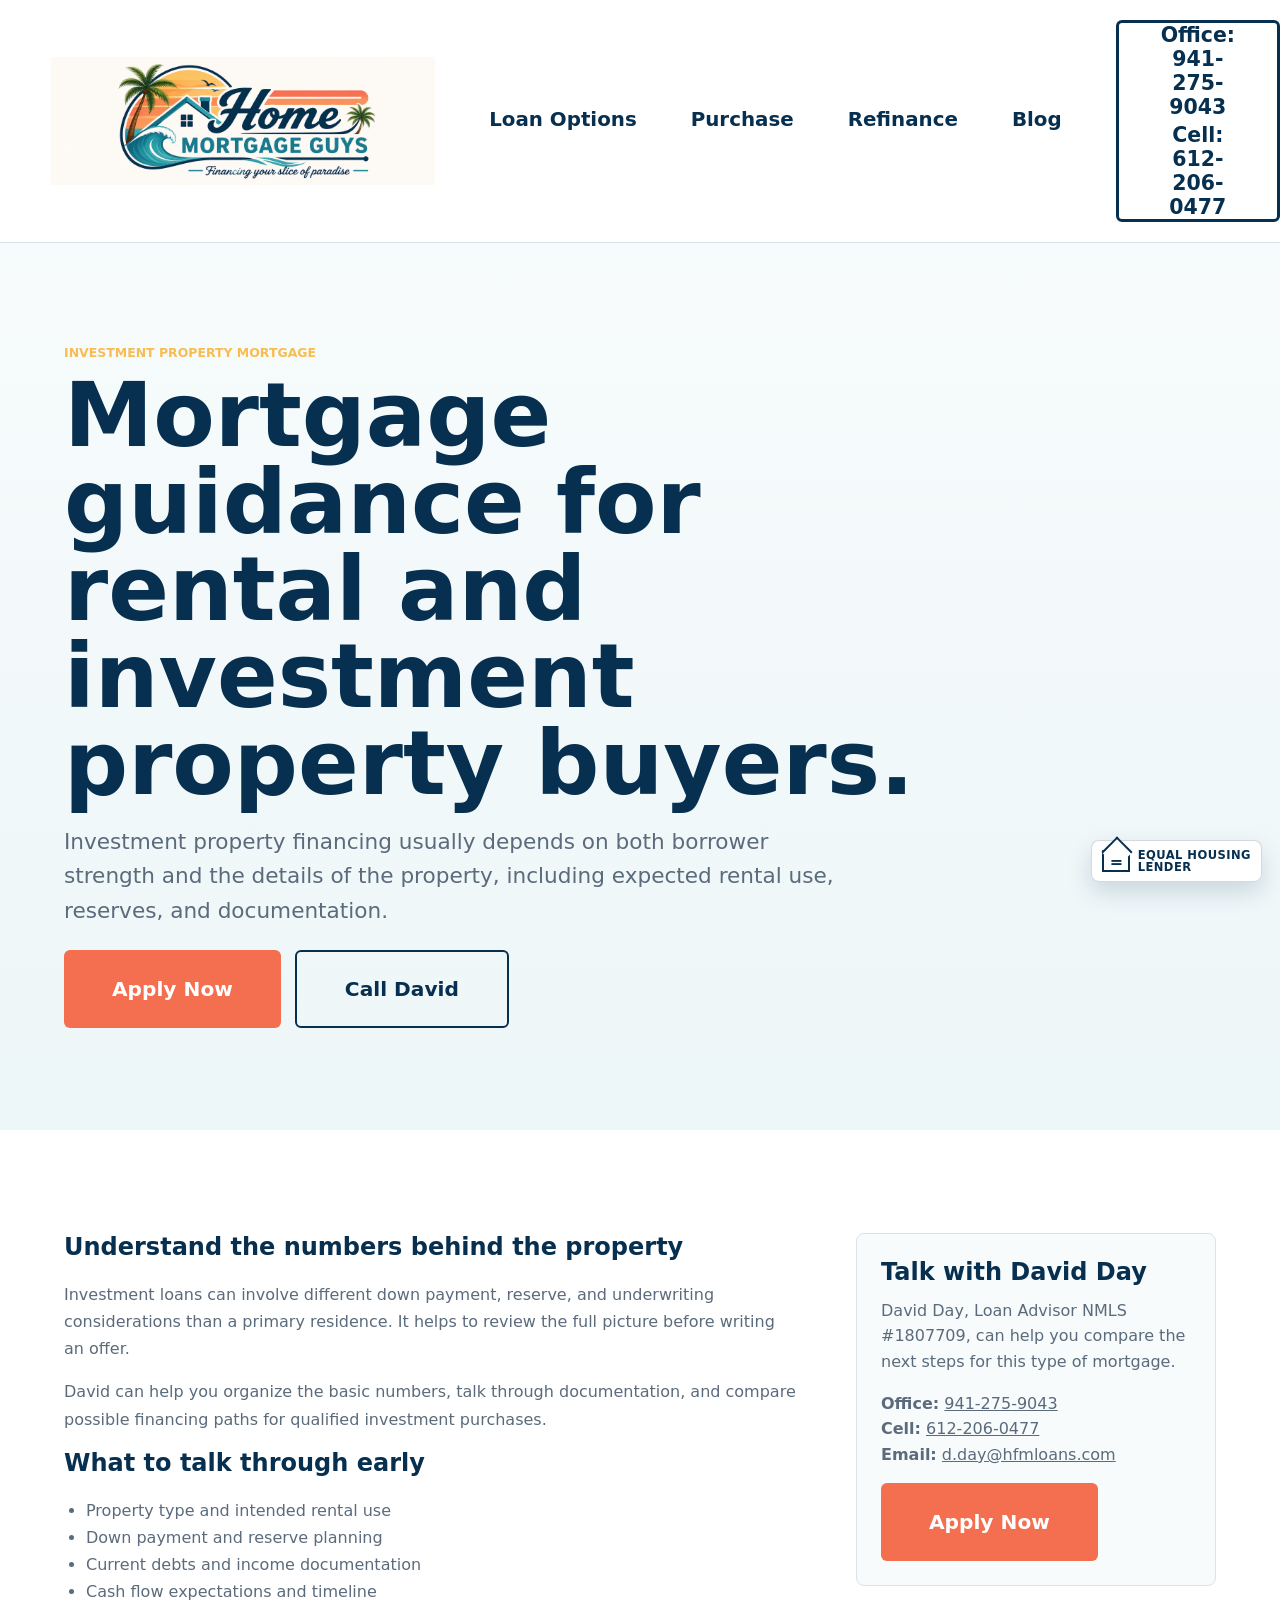
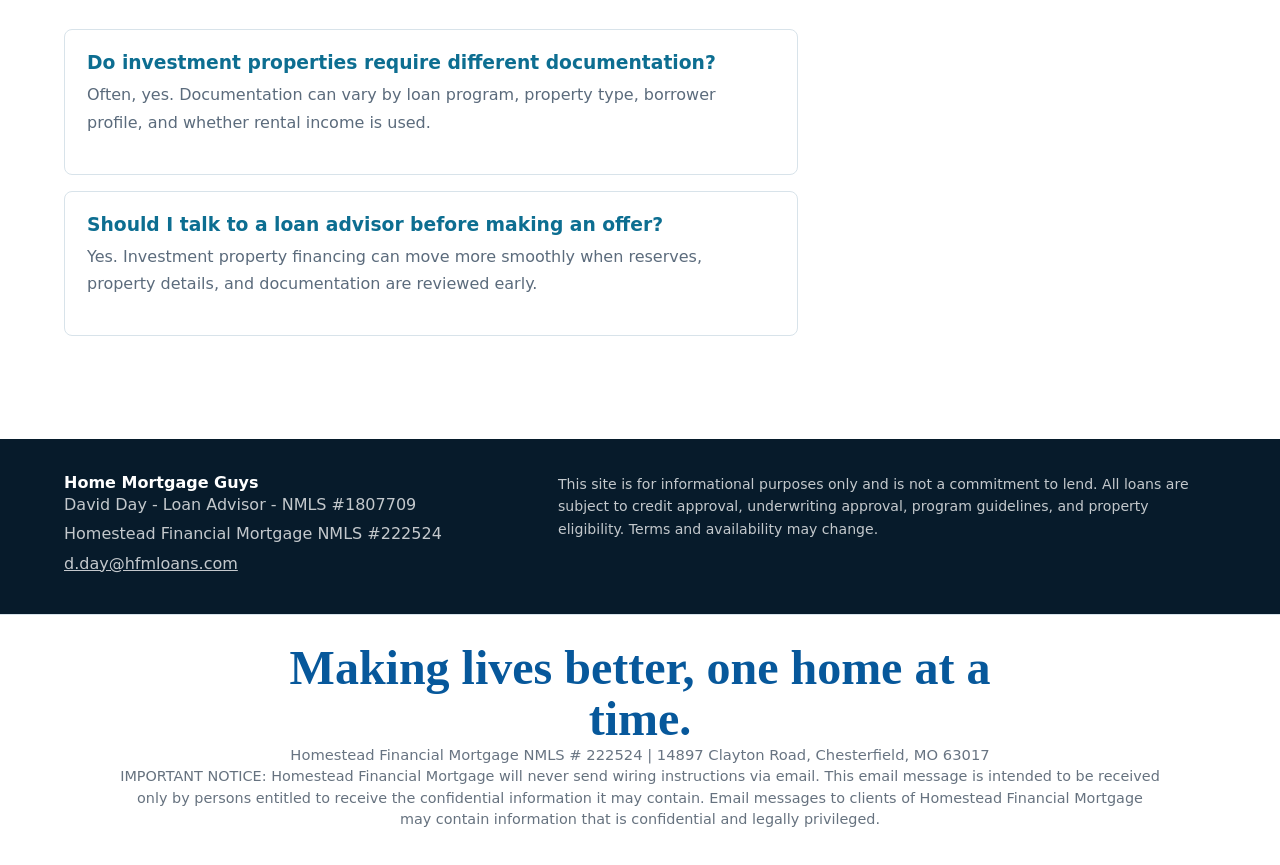
<file: investment-property-mortgage/index.html>
﻿<!doctype html>
<html lang="en">
<head>
  <meta charset="utf-8">
  <meta name="viewport" content="width=device-width, initial-scale=1">
  <!-- Google tag (gtag.js) -->
  <script async src="https://www.googletagmanager.com/gtag/js?id=G-T960KY4CE4"></script>
  <script>
    window.dataLayer = window.dataLayer || [];
    function gtag(){dataLayer.push(arguments);}
    gtag('js', new Date());

    gtag('config', 'G-T960KY4CE4');
  </script>
  <title>Investment Property Mortgage Guidance | Home Mortgage Guys</title>
  <meta name="description" content="Discuss investment property mortgage considerations with David Day, Loan Advisor NMLS #1807709, including rental property financing, reserves, income review, and documentation.">
  <link rel="canonical" href="https://homemortgageguys.com/investment-property-mortgage/">
  <meta property="og:title" content="Investment Property Mortgage Guidance | Home Mortgage Guys">
  <meta property="og:description" content="Discuss investment property mortgage considerations with David Day, Loan Advisor NMLS #1807709, including rental property financing, reserves, income review, and documentation.">
  <meta property="og:type" content="article">
  <meta property="og:url" content="https://homemortgageguys.com/investment-property-mortgage/">
  <meta property="og:image" content="https://homemortgageguys.com/assets/home-mortgage-guys-logo.png">
  <link rel="icon" type="image/png" sizes="32x32" href="/assets/favicon-32.png">
  <link rel="icon" type="image/png" sizes="48x48" href="/assets/favicon-48.png">
  <link rel="apple-touch-icon" sizes="180x180" href="/assets/favicon-180.png">
  <link rel="stylesheet" href="/styles.css">
  <script type="application/ld+json">
  {
    "@context": "https://schema.org",
    "@type": "Service",
    "name": "Mortgage guidance for rental and investment property buyers.",
    "provider": {
      "@type": "FinancialService",
      "name": "Home Mortgage Guys",
      "url": "https://homemortgageguys.com/",
      "telephone": "+16122060477"
    },
    "areaServed": "United States",
    "description": "Discuss investment property mortgage considerations with David Day, Loan Advisor NMLS #1807709, including rental property financing, reserves, income review, and documentation."
  }
  </script>
</head>
<body>
  <header class="site-header">
    <a class="brand" href="/" aria-label="Home Mortgage Guys home">
      <img src="/assets/home-mortgage-guys-logo.png" alt="Home Mortgage Guys">
    </a>
    <nav class="nav" aria-label="Primary navigation">
      <a href="/#loan-options">Loan Options</a>
      <a href="/home-purchase-mortgage/">Purchase</a>
      <a href="/refinance-mortgage/">Refinance</a>
      <a href="/blog/">Blog</a>
    </nav>
    <span class="header-call" style="gap:4px 14px;flex-wrap:wrap;white-space:normal;text-align:center"><span>Office: <a href="tel:+19412759043" style="color:inherit;text-decoration:none">941-275-9043</a></span><span>Cell: <a href="tel:+16122060477" style="color:inherit;text-decoration:none">612-206-0477</a></span></span>
  </header>

  <main>
    <section class="page-hero">
      <p class="eyebrow">Investment Property Mortgage</p>
      <h1>Mortgage guidance for rental and investment property buyers.</h1>
      <p>Investment property financing usually depends on both borrower strength and the details of the property, including expected rental use, reserves, and documentation.</p>
      <div class="hero-actions">
        <a class="button primary" href="https://homesteadfinancial.com/apply/?nmls=1807709">Apply Now</a>
        <a class="button secondary dark" href="tel:+16122060477">Call David</a>
      </div>
    </section>

    <section class="section content-layout">
      <article class="content-body">
        <h2>Understand the numbers behind the property</h2>
        <p>Investment loans can involve different down payment, reserve, and underwriting considerations than a primary residence. It helps to review the full picture before writing an offer.</p>
        <p>David can help you organize the basic numbers, talk through documentation, and compare possible financing paths for qualified investment purchases.</p>
        <h2>What to talk through early</h2>
        <ul>
          <li>Property type and intended rental use</li>
          <li>Down payment and reserve planning</li>
          <li>Current debts and income documentation</li>
          <li>Cash flow expectations and timeline</li>
        </ul>
        <div class="faq-list">
          <div class="faq-item">
            <h3>Do investment properties require different documentation?</h3>
            <p>Often, yes. Documentation can vary by loan program, property type, borrower profile, and whether rental income is used.</p>
          </div>
          <div class="faq-item">
            <h3>Should I talk to a loan advisor before making an offer?</h3>
            <p>Yes. Investment property financing can move more smoothly when reserves, property details, and documentation are reviewed early.</p>
          </div>
        </div>
      </article>
      <aside class="sidebar-card">
        <h2>Talk with David Day</h2>
        <p>David Day, Loan Advisor NMLS #1807709, can help you compare the next steps for this type of mortgage.</p>
        <p><strong>Office:</strong> <a href="tel:+19412759043">941-275-9043</a><br><strong>Cell:</strong> <a href="tel:+16122060477">612-206-0477</a><br><strong>Email:</strong> <a href="mailto:d.day@hfmloans.com">d.day@hfmloans.com</a></p>
        <a class="button primary" href="https://homesteadfinancial.com/apply/?nmls=1807709">Apply Now</a>
      </aside>
    </section>
  </main>

  <footer class="site-footer">
    <div>
      <strong>Home Mortgage Guys</strong>
      <p>David Day - Loan Advisor - NMLS #1807709</p>
      <p>Homestead Financial Mortgage NMLS #222524</p>
      <p><a href="mailto:d.day@hfmloans.com">d.day@hfmloans.com</a></p>
    </div>
    <p class="fine-print">This site is for informational purposes only and is not a commitment to lend. All loans are subject to credit approval, underwriting approval, program guidelines, and property eligibility. Terms and availability may change.</p>
  </footer>

  <section class="compliance-footer" aria-label="Homestead Financial Mortgage disclosure">
    <p class="tagline">Making lives better, one home at a time.</p>
    <p class="company-line">Homestead Financial Mortgage NMLS # 222524 | 14897 Clayton Road, Chesterfield, MO 63017</p>
    <p class="important-notice">IMPORTANT NOTICE: Homestead Financial Mortgage will never send wiring instructions via email. This email message is intended to be received only by persons entitled to receive the confidential information it may contain. Email messages to clients of Homestead Financial Mortgage may contain information that is confidential and legally privileged.</p>
  </section>

  <aside class="equal-housing-label" aria-label="Equal Housing Lender">
    <span class="equal-housing-icon" aria-hidden="true"></span>
    <span>Equal Housing<br>Lender</span>
  </aside>
</body>
</html>
</file>
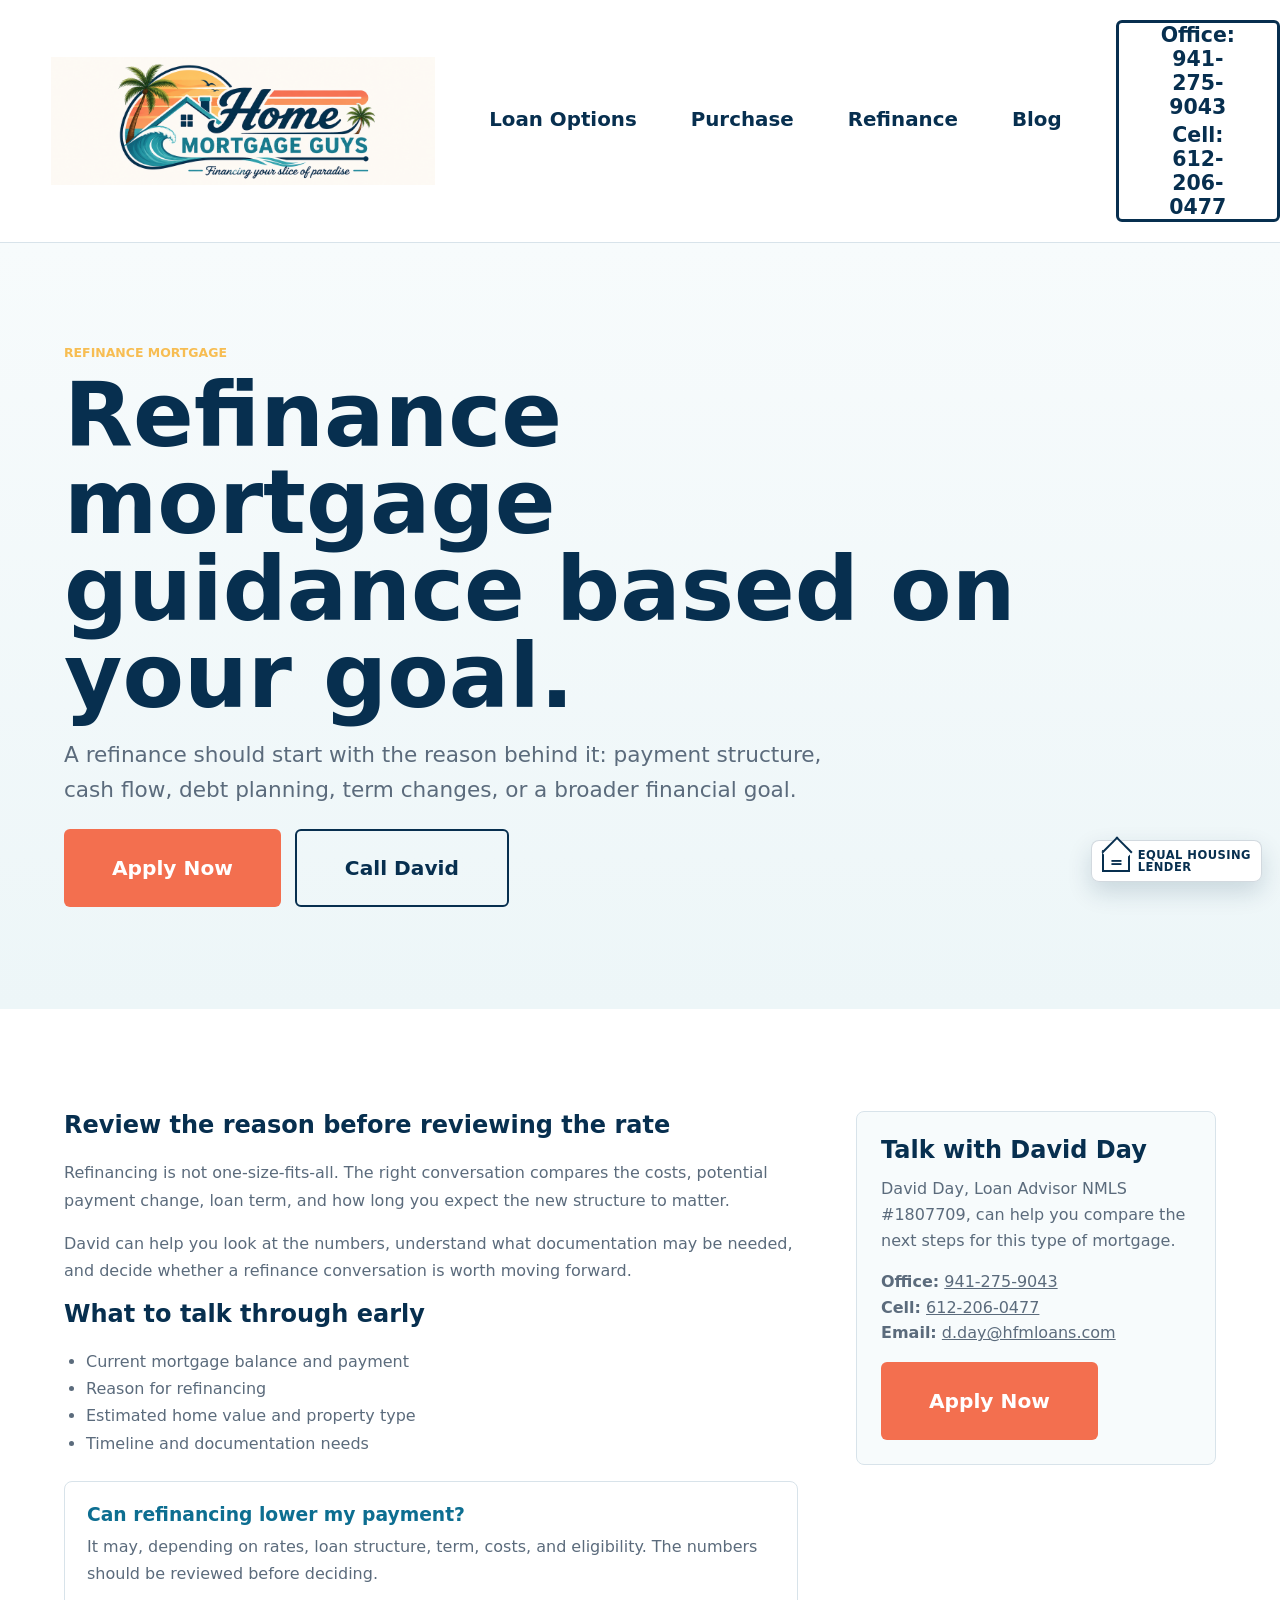
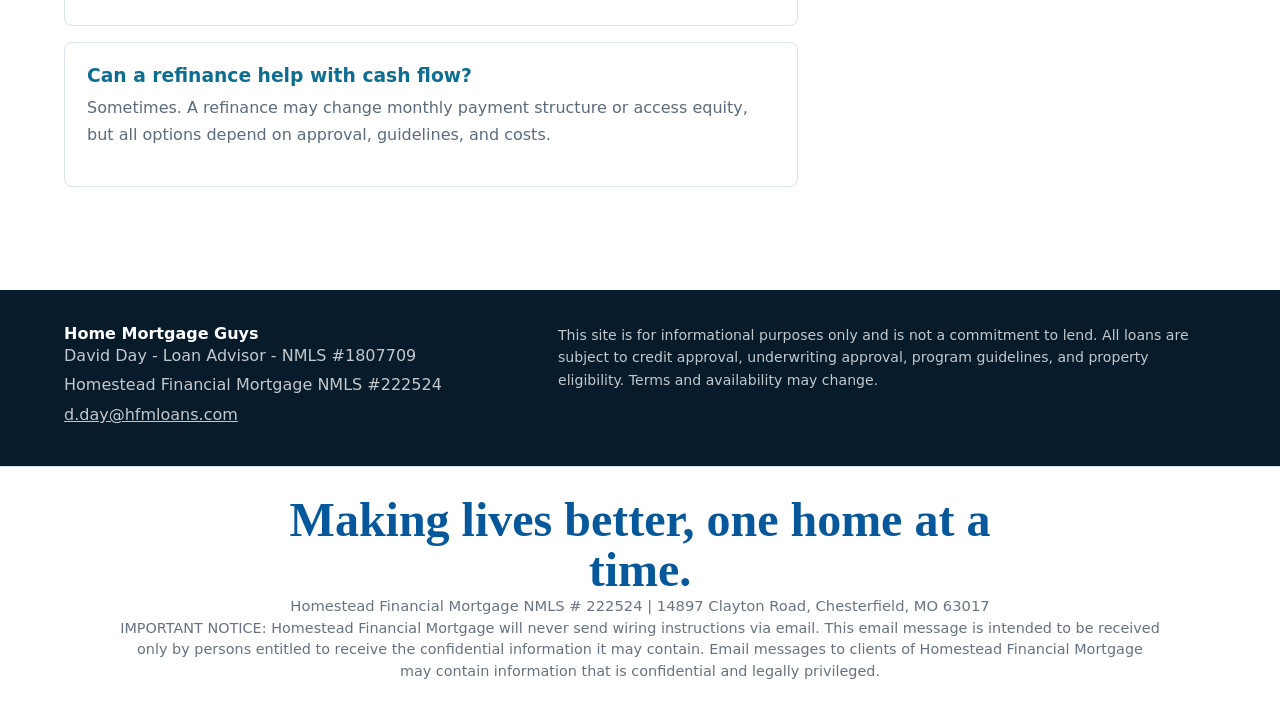
<file: refinance-mortgage/index.html>
﻿<!doctype html>
<html lang="en">
<head>
  <meta charset="utf-8">
  <meta name="viewport" content="width=device-width, initial-scale=1">
  <!-- Google tag (gtag.js) -->
  <script async src="https://www.googletagmanager.com/gtag/js?id=G-T960KY4CE4"></script>
  <script>
    window.dataLayer = window.dataLayer || [];
    function gtag(){dataLayer.push(arguments);}
    gtag('js', new Date());

    gtag('config', 'G-T960KY4CE4');
  </script>
  <title>Refinance Mortgage Review | Home Mortgage Guys</title>
  <meta name="description" content="Review refinance mortgage options with David Day, Loan Advisor NMLS #1807709, including payment goals, cash flow, debt strategy, loan term, and documentation.">
  <link rel="canonical" href="https://homemortgageguys.com/refinance-mortgage/">
  <meta property="og:title" content="Refinance Mortgage Review | Home Mortgage Guys">
  <meta property="og:description" content="Review refinance mortgage options with David Day, Loan Advisor NMLS #1807709, including payment goals, cash flow, debt strategy, loan term, and documentation.">
  <meta property="og:type" content="article">
  <meta property="og:url" content="https://homemortgageguys.com/refinance-mortgage/">
  <meta property="og:image" content="https://homemortgageguys.com/assets/home-mortgage-guys-logo.png">
  <link rel="icon" type="image/png" sizes="32x32" href="/assets/favicon-32.png">
  <link rel="icon" type="image/png" sizes="48x48" href="/assets/favicon-48.png">
  <link rel="apple-touch-icon" sizes="180x180" href="/assets/favicon-180.png">
  <link rel="stylesheet" href="/styles.css">
  <script type="application/ld+json">
  {
    "@context": "https://schema.org",
    "@type": "Service",
    "name": "Refinance mortgage guidance based on your goal.",
    "provider": {
      "@type": "FinancialService",
      "name": "Home Mortgage Guys",
      "url": "https://homemortgageguys.com/",
      "telephone": "+16122060477"
    },
    "areaServed": "United States",
    "description": "Review refinance mortgage options with David Day, Loan Advisor NMLS #1807709, including payment goals, cash flow, debt strategy, loan term, and documentation."
  }
  </script>
</head>
<body>
  <header class="site-header">
    <a class="brand" href="/" aria-label="Home Mortgage Guys home">
      <img src="/assets/home-mortgage-guys-logo.png" alt="Home Mortgage Guys">
    </a>
    <nav class="nav" aria-label="Primary navigation">
      <a href="/#loan-options">Loan Options</a>
      <a href="/home-purchase-mortgage/">Purchase</a>
      <a href="/refinance-mortgage/">Refinance</a>
      <a href="/blog/">Blog</a>
    </nav>
    <span class="header-call" style="gap:4px 14px;flex-wrap:wrap;white-space:normal;text-align:center"><span>Office: <a href="tel:+19412759043" style="color:inherit;text-decoration:none">941-275-9043</a></span><span>Cell: <a href="tel:+16122060477" style="color:inherit;text-decoration:none">612-206-0477</a></span></span>
  </header>

  <main>
    <section class="page-hero">
      <p class="eyebrow">Refinance Mortgage</p>
      <h1>Refinance mortgage guidance based on your goal.</h1>
      <p>A refinance should start with the reason behind it: payment structure, cash flow, debt planning, term changes, or a broader financial goal.</p>
      <div class="hero-actions">
        <a class="button primary" href="https://homesteadfinancial.com/apply/?nmls=1807709">Apply Now</a>
        <a class="button secondary dark" href="tel:+16122060477">Call David</a>
      </div>
    </section>

    <section class="section content-layout">
      <article class="content-body">
        <h2>Review the reason before reviewing the rate</h2>
        <p>Refinancing is not one-size-fits-all. The right conversation compares the costs, potential payment change, loan term, and how long you expect the new structure to matter.</p>
        <p>David can help you look at the numbers, understand what documentation may be needed, and decide whether a refinance conversation is worth moving forward.</p>
        <h2>What to talk through early</h2>
        <ul>
          <li>Current mortgage balance and payment</li>
          <li>Reason for refinancing</li>
          <li>Estimated home value and property type</li>
          <li>Timeline and documentation needs</li>
        </ul>
        <div class="faq-list">
          <div class="faq-item">
            <h3>Can refinancing lower my payment?</h3>
            <p>It may, depending on rates, loan structure, term, costs, and eligibility. The numbers should be reviewed before deciding.</p>
          </div>
          <div class="faq-item">
            <h3>Can a refinance help with cash flow?</h3>
            <p>Sometimes. A refinance may change monthly payment structure or access equity, but all options depend on approval, guidelines, and costs.</p>
          </div>
        </div>
      </article>
      <aside class="sidebar-card">
        <h2>Talk with David Day</h2>
        <p>David Day, Loan Advisor NMLS #1807709, can help you compare the next steps for this type of mortgage.</p>
        <p><strong>Office:</strong> <a href="tel:+19412759043">941-275-9043</a><br><strong>Cell:</strong> <a href="tel:+16122060477">612-206-0477</a><br><strong>Email:</strong> <a href="mailto:d.day@hfmloans.com">d.day@hfmloans.com</a></p>
        <a class="button primary" href="https://homesteadfinancial.com/apply/?nmls=1807709">Apply Now</a>
      </aside>
    </section>
  </main>

  <footer class="site-footer">
    <div>
      <strong>Home Mortgage Guys</strong>
      <p>David Day - Loan Advisor - NMLS #1807709</p>
      <p>Homestead Financial Mortgage NMLS #222524</p>
      <p><a href="mailto:d.day@hfmloans.com">d.day@hfmloans.com</a></p>
    </div>
    <p class="fine-print">This site is for informational purposes only and is not a commitment to lend. All loans are subject to credit approval, underwriting approval, program guidelines, and property eligibility. Terms and availability may change.</p>
  </footer>

  <section class="compliance-footer" aria-label="Homestead Financial Mortgage disclosure">
    <p class="tagline">Making lives better, one home at a time.</p>
    <p class="company-line">Homestead Financial Mortgage NMLS # 222524 | 14897 Clayton Road, Chesterfield, MO 63017</p>
    <p class="important-notice">IMPORTANT NOTICE: Homestead Financial Mortgage will never send wiring instructions via email. This email message is intended to be received only by persons entitled to receive the confidential information it may contain. Email messages to clients of Homestead Financial Mortgage may contain information that is confidential and legally privileged.</p>
  </section>

  <aside class="equal-housing-label" aria-label="Equal Housing Lender">
    <span class="equal-housing-icon" aria-hidden="true"></span>
    <span>Equal Housing<br>Lender</span>
  </aside>
</body>
</html>
</file>
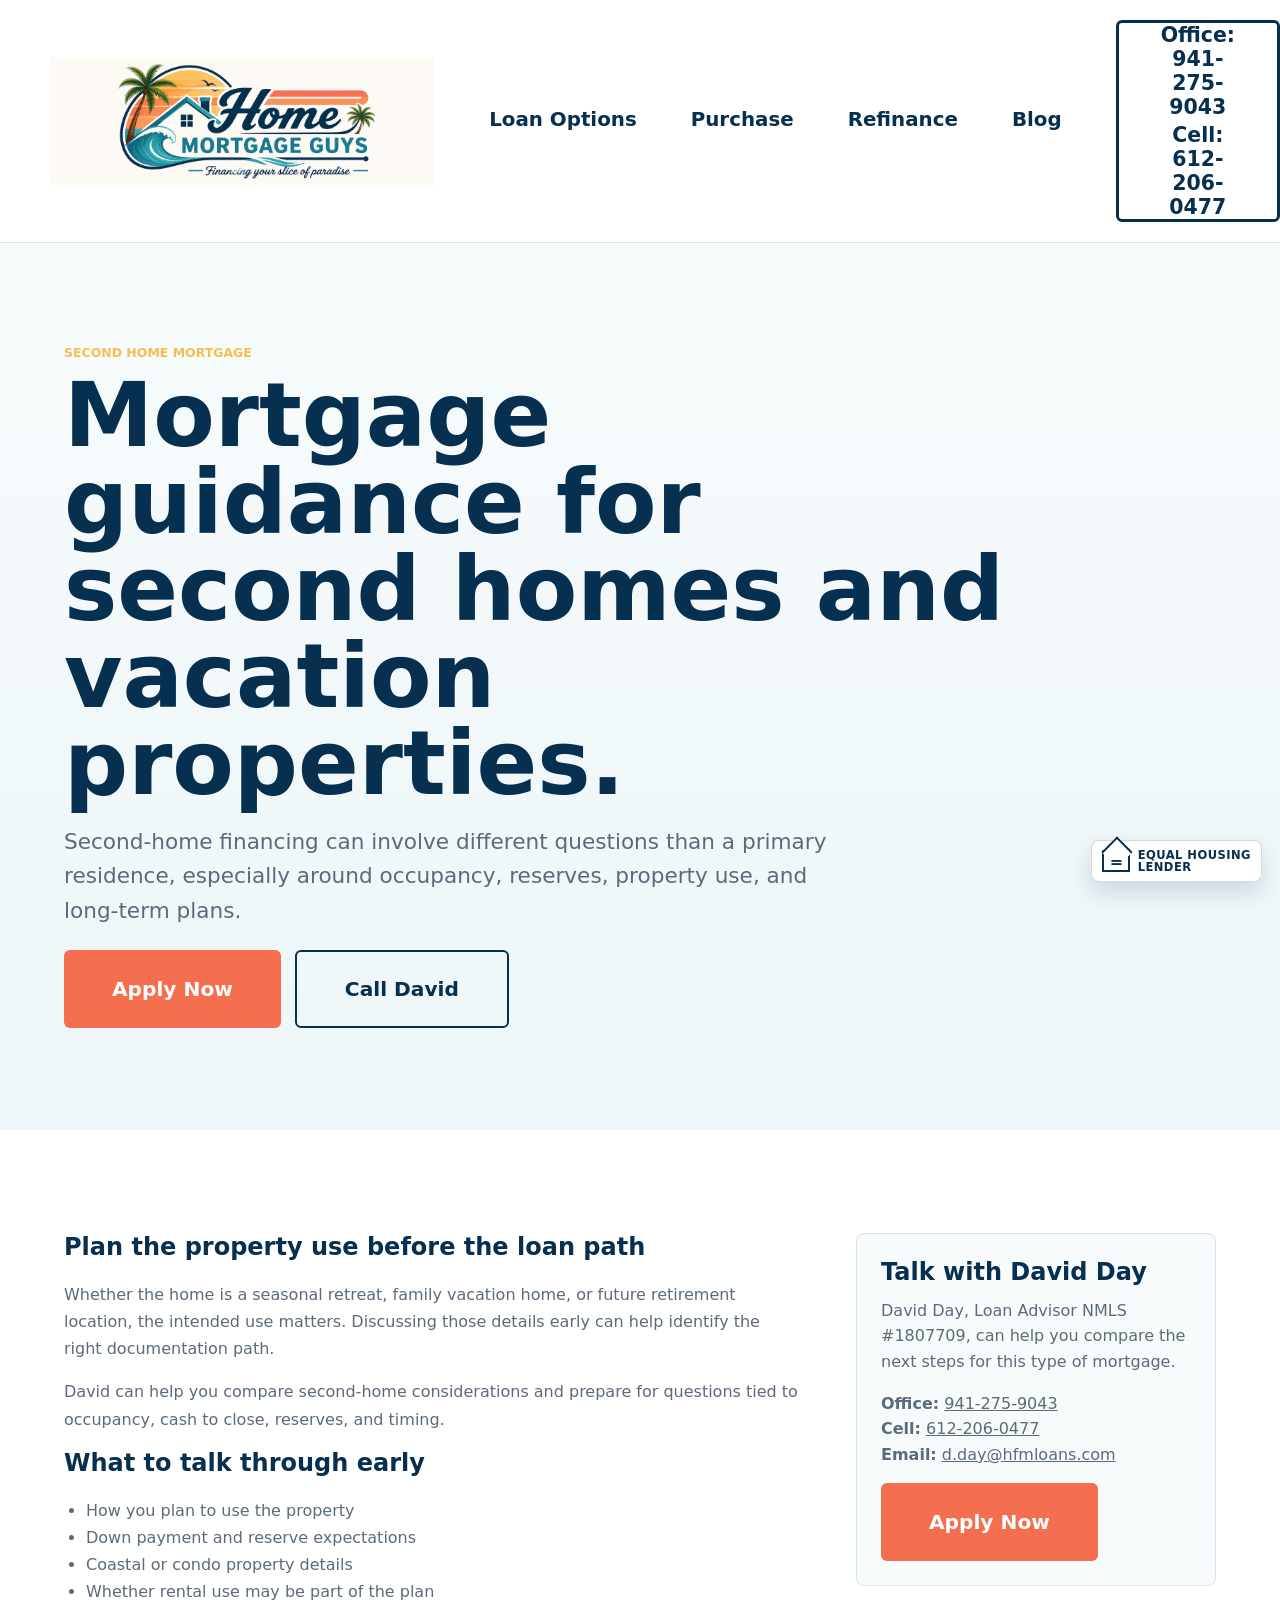
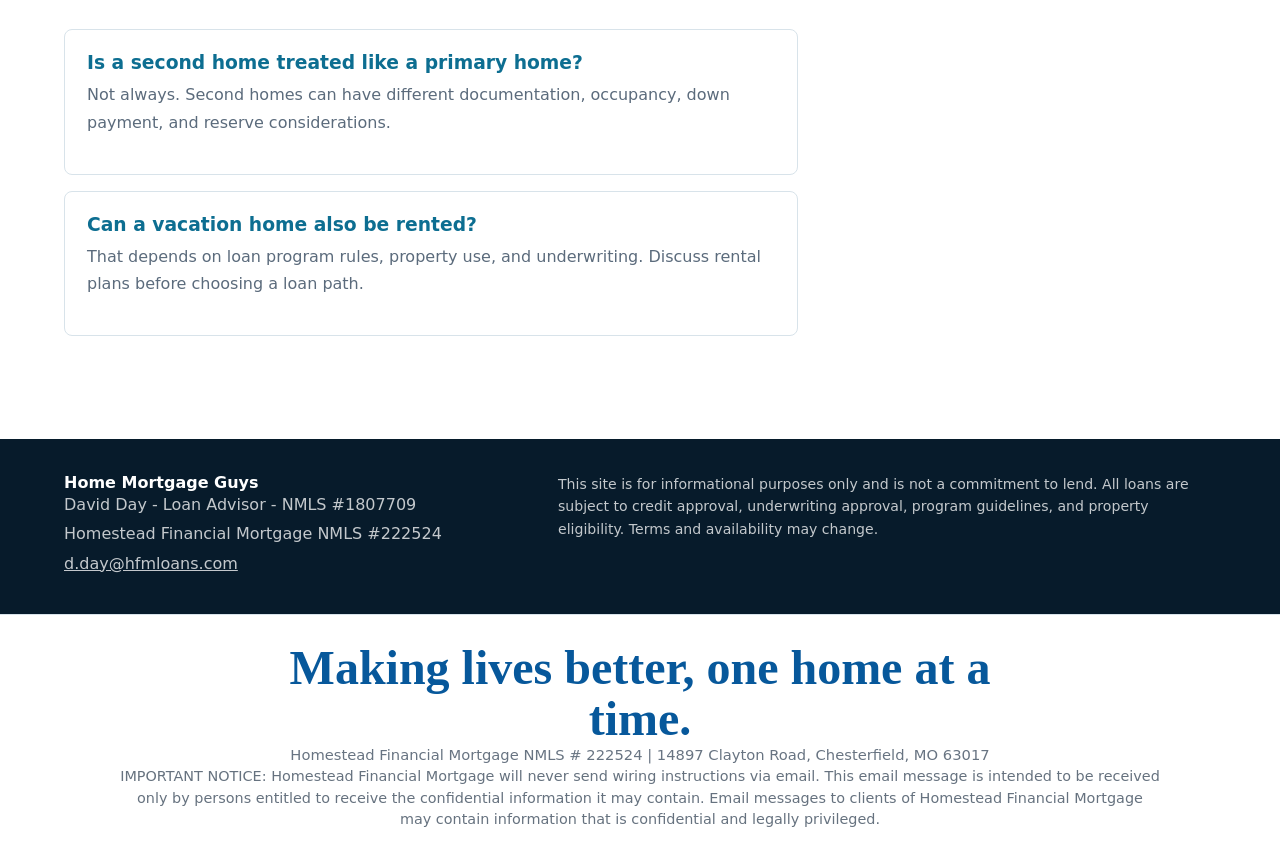
<file: second-home-mortgage/index.html>
﻿<!doctype html>
<html lang="en">
<head>
  <meta charset="utf-8">
  <meta name="viewport" content="width=device-width, initial-scale=1">
  <!-- Google tag (gtag.js) -->
  <script async src="https://www.googletagmanager.com/gtag/js?id=G-T960KY4CE4"></script>
  <script>
    window.dataLayer = window.dataLayer || [];
    function gtag(){dataLayer.push(arguments);}
    gtag('js', new Date());

    gtag('config', 'G-T960KY4CE4');
  </script>
  <title>Second Home and Vacation Home Mortgage Guidance | Home Mortgage Guys</title>
  <meta name="description" content="Explore second home and vacation home mortgage considerations with David Day, Loan Advisor NMLS #1807709, including occupancy, reserves, documentation, and coastal property planning.">
  <link rel="canonical" href="https://homemortgageguys.com/second-home-mortgage/">
  <meta property="og:title" content="Second Home and Vacation Home Mortgage Guidance | Home Mortgage Guys">
  <meta property="og:description" content="Explore second home and vacation home mortgage considerations with David Day, Loan Advisor NMLS #1807709, including occupancy, reserves, documentation, and coastal property planning.">
  <meta property="og:type" content="article">
  <meta property="og:url" content="https://homemortgageguys.com/second-home-mortgage/">
  <meta property="og:image" content="https://homemortgageguys.com/assets/home-mortgage-guys-logo.png">
  <link rel="icon" type="image/png" sizes="32x32" href="/assets/favicon-32.png">
  <link rel="icon" type="image/png" sizes="48x48" href="/assets/favicon-48.png">
  <link rel="apple-touch-icon" sizes="180x180" href="/assets/favicon-180.png">
  <link rel="stylesheet" href="/styles.css">
  <script type="application/ld+json">
  {
    "@context": "https://schema.org",
    "@type": "Service",
    "name": "Mortgage guidance for second homes and vacation properties.",
    "provider": {
      "@type": "FinancialService",
      "name": "Home Mortgage Guys",
      "url": "https://homemortgageguys.com/",
      "telephone": "+16122060477"
    },
    "areaServed": "United States",
    "description": "Explore second home and vacation home mortgage considerations with David Day, Loan Advisor NMLS #1807709, including occupancy, reserves, documentation, and coastal property planning."
  }
  </script>
</head>
<body>
  <header class="site-header">
    <a class="brand" href="/" aria-label="Home Mortgage Guys home">
      <img src="/assets/home-mortgage-guys-logo.png" alt="Home Mortgage Guys">
    </a>
    <nav class="nav" aria-label="Primary navigation">
      <a href="/#loan-options">Loan Options</a>
      <a href="/home-purchase-mortgage/">Purchase</a>
      <a href="/refinance-mortgage/">Refinance</a>
      <a href="/blog/">Blog</a>
    </nav>
    <span class="header-call" style="gap:4px 14px;flex-wrap:wrap;white-space:normal;text-align:center"><span>Office: <a href="tel:+19412759043" style="color:inherit;text-decoration:none">941-275-9043</a></span><span>Cell: <a href="tel:+16122060477" style="color:inherit;text-decoration:none">612-206-0477</a></span></span>
  </header>

  <main>
    <section class="page-hero">
      <p class="eyebrow">Second Home Mortgage</p>
      <h1>Mortgage guidance for second homes and vacation properties.</h1>
      <p>Second-home financing can involve different questions than a primary residence, especially around occupancy, reserves, property use, and long-term plans.</p>
      <div class="hero-actions">
        <a class="button primary" href="https://homesteadfinancial.com/apply/?nmls=1807709">Apply Now</a>
        <a class="button secondary dark" href="tel:+16122060477">Call David</a>
      </div>
    </section>

    <section class="section content-layout">
      <article class="content-body">
        <h2>Plan the property use before the loan path</h2>
        <p>Whether the home is a seasonal retreat, family vacation home, or future retirement location, the intended use matters. Discussing those details early can help identify the right documentation path.</p>
        <p>David can help you compare second-home considerations and prepare for questions tied to occupancy, cash to close, reserves, and timing.</p>
        <h2>What to talk through early</h2>
        <ul>
          <li>How you plan to use the property</li>
          <li>Down payment and reserve expectations</li>
          <li>Coastal or condo property details</li>
          <li>Whether rental use may be part of the plan</li>
        </ul>
        <div class="faq-list">
          <div class="faq-item">
            <h3>Is a second home treated like a primary home?</h3>
            <p>Not always. Second homes can have different documentation, occupancy, down payment, and reserve considerations.</p>
          </div>
          <div class="faq-item">
            <h3>Can a vacation home also be rented?</h3>
            <p>That depends on loan program rules, property use, and underwriting. Discuss rental plans before choosing a loan path.</p>
          </div>
        </div>
      </article>
      <aside class="sidebar-card">
        <h2>Talk with David Day</h2>
        <p>David Day, Loan Advisor NMLS #1807709, can help you compare the next steps for this type of mortgage.</p>
        <p><strong>Office:</strong> <a href="tel:+19412759043">941-275-9043</a><br><strong>Cell:</strong> <a href="tel:+16122060477">612-206-0477</a><br><strong>Email:</strong> <a href="mailto:d.day@hfmloans.com">d.day@hfmloans.com</a></p>
        <a class="button primary" href="https://homesteadfinancial.com/apply/?nmls=1807709">Apply Now</a>
      </aside>
    </section>
  </main>

  <footer class="site-footer">
    <div>
      <strong>Home Mortgage Guys</strong>
      <p>David Day - Loan Advisor - NMLS #1807709</p>
      <p>Homestead Financial Mortgage NMLS #222524</p>
      <p><a href="mailto:d.day@hfmloans.com">d.day@hfmloans.com</a></p>
    </div>
    <p class="fine-print">This site is for informational purposes only and is not a commitment to lend. All loans are subject to credit approval, underwriting approval, program guidelines, and property eligibility. Terms and availability may change.</p>
  </footer>

  <section class="compliance-footer" aria-label="Homestead Financial Mortgage disclosure">
    <p class="tagline">Making lives better, one home at a time.</p>
    <p class="company-line">Homestead Financial Mortgage NMLS # 222524 | 14897 Clayton Road, Chesterfield, MO 63017</p>
    <p class="important-notice">IMPORTANT NOTICE: Homestead Financial Mortgage will never send wiring instructions via email. This email message is intended to be received only by persons entitled to receive the confidential information it may contain. Email messages to clients of Homestead Financial Mortgage may contain information that is confidential and legally privileged.</p>
  </section>

  <aside class="equal-housing-label" aria-label="Equal Housing Lender">
    <span class="equal-housing-icon" aria-hidden="true"></span>
    <span>Equal Housing<br>Lender</span>
  </aside>
</body>
</html>
</file>
<file: styles.css>
﻿:root {
  --navy: #072f4f;
  --blue: #0d6e91;
  --teal: #1598a6;
  --coral: #f36f4f;
  --gold: #f7bd52;
  --ink: #172231;
  --muted: #5b6b7c;
  --sand: #f8f4ec;
  --white: #ffffff;
  --line: #d8e3ea;
  --shadow: 0 20px 50px rgba(7, 47, 79, 0.15);
}

* {
  box-sizing: border-box;
}

html {
  scroll-behavior: smooth;
}

body {
  margin: 0;
  font-family: Inter, ui-sans-serif, system-ui, -apple-system, BlinkMacSystemFont, "Segoe UI", sans-serif;
  color: var(--ink);
  background: var(--white);
}

a {
  color: inherit;
}

.site-header {
  position: sticky;
  top: 0;
  z-index: 20;
  display: grid;
  grid-template-columns: auto 1fr auto;
  align-items: center;
  gap: 34px;
  padding: 20px clamp(18px, 4vw, 56px);
  background: rgba(255, 255, 255, 0.94);
  border-bottom: 1px solid var(--line);
  backdrop-filter: blur(14px);
}

.brand img {
  display: block;
  width: clamp(230px, 30vw, 430px);
  height: auto;
}

.nav {
  display: flex;
  justify-content: center;
  gap: 14px;
  color: var(--navy);
  font-weight: 900;
  font-size: 1.24rem;
}

.nav a,
.header-call {
  text-decoration: none;
}

.nav a {
  display: inline-flex;
  min-height: 56px;
  align-items: center;
  justify-content: center;
  padding: 0 20px;
  border-bottom: 3px solid transparent;
  white-space: nowrap;
}

.header-call {
  display: inline-flex;
  align-items: center;
  justify-content: center;
  min-height: 72px;
  padding: 0 42px;
  border: 3px solid var(--navy);
  border-radius: 6px;
  color: var(--navy);
  font-weight: 900;
  font-size: 1.28rem;
  white-space: nowrap;
}

.hero {
  min-height: 78vh;
  display: flex;
  align-items: center;
  padding: clamp(48px, 8vw, 96px) clamp(18px, 5vw, 72px);
  background:
    linear-gradient(100deg, rgba(7, 47, 79, 0.94), rgba(13, 110, 145, 0.82)),
    url("/assets/home-mortgage-guys-logo.png") center 12% / min(1050px, 96vw) auto no-repeat;
  color: var(--white);
  position: relative;
  overflow: hidden;
}

.hero::after {
  content: "";
  position: absolute;
  inset: auto 0 0;
  height: 14px;
  background: linear-gradient(90deg, var(--teal), var(--gold), var(--coral));
}

.hero-inner {
  width: min(960px, 100%);
  position: relative;
  z-index: 1;
}

.hero-logo {
  display: block;
  width: min(640px, 96%);
  height: auto;
  margin: 0 0 34px;
  padding: 14px 18px;
  background: rgba(255, 255, 255, 0.94);
  border-radius: 8px;
  box-shadow: var(--shadow);
}

.eyebrow {
  margin: 0 0 12px;
  color: var(--gold);
  font-size: 0.78rem;
  font-weight: 900;
  letter-spacing: 0;
  text-transform: uppercase;
}

h1,
h2,
h3,
p {
  margin-top: 0;
}

h1 {
  max-width: 940px;
  margin-bottom: 18px;
  font-size: clamp(2.4rem, 7vw, 5.8rem);
  line-height: 0.97;
  letter-spacing: 0;
}

.hero-copy {
  max-width: 720px;
  margin-bottom: 30px;
  color: rgba(255, 255, 255, 0.9);
  font-size: clamp(1.1rem, 2vw, 1.35rem);
  line-height: 1.55;
}

.hero-actions {
  display: flex;
  flex-wrap: wrap;
  gap: 14px;
}

.button {
  display: inline-flex;
  align-items: center;
  justify-content: center;
  min-height: 78px;
  padding: 0 48px;
  border-radius: 6px;
  text-decoration: none;
  font-weight: 900;
  font-size: 1.26rem;
}

.button.primary {
  background: var(--coral);
  color: var(--white);
}

.button.secondary {
  border: 2px solid rgba(255, 255, 255, 0.78);
  color: var(--white);
}

.button.secondary.light {
  border-color: var(--white);
  color: var(--white);
}

.button.secondary.dark {
  border: 2px solid var(--navy);
  color: var(--navy);
}

.trust-strip {
  display: grid;
  grid-template-columns: repeat(4, minmax(0, 1fr));
  gap: 1px;
  background: var(--line);
  border-bottom: 1px solid var(--line);
}

.trust-strip div {
  padding: 22px clamp(18px, 3vw, 36px);
  background: var(--sand);
}

.label {
  display: block;
  margin-bottom: 4px;
  color: var(--muted);
  font-size: 0.78rem;
  font-weight: 800;
  text-transform: uppercase;
}

.trust-strip strong {
  color: var(--navy);
  font-size: 1.05rem;
}

.section {
  padding: clamp(58px, 8vw, 104px) clamp(18px, 5vw, 72px);
}

.page-hero {
  padding: clamp(58px, 8vw, 112px) clamp(18px, 5vw, 72px);
  background: linear-gradient(180deg, #f7fbfc, #edf6f8);
}

.page-hero h1 {
  max-width: 960px;
  margin-bottom: 18px;
  color: var(--navy);
}

.page-hero p:not(.eyebrow) {
  max-width: 780px;
  color: var(--muted);
  font-size: clamp(1.1rem, 2vw, 1.35rem);
  line-height: 1.6;
}

.section-heading {
  max-width: 760px;
  margin-bottom: 34px;
}

.section-heading h2,
.feature-band h2,
.cta-section h2 {
  margin-bottom: 14px;
  color: var(--navy);
  font-size: clamp(2rem, 4vw, 3.4rem);
  line-height: 1.05;
  letter-spacing: 0;
}

.section-heading p:not(.eyebrow) {
  color: var(--muted);
  font-size: 1.08rem;
  line-height: 1.65;
}

.option-grid {
  display: grid;
  grid-template-columns: repeat(3, minmax(0, 1fr));
  gap: 18px;
}

.option-card {
  min-height: 190px;
  padding: 26px;
  border: 1px solid var(--line);
  border-radius: 8px;
  background: var(--white);
  box-shadow: 0 10px 30px rgba(7, 47, 79, 0.06);
}

.option-card h3 {
  margin-bottom: 10px;
  color: var(--blue);
  font-size: 1.25rem;
}
.option-card h3 a {
  color: inherit;
  text-decoration: none;
}

.option-card h3 a:hover {
  text-decoration: underline;
}

.option-card p,
.process-list p,
.feature-list p,
.cta-section p,
.fine-print,
.site-footer p {
  color: var(--muted);
  line-height: 1.6;
}

.process-section {
  background: linear-gradient(180deg, #f7fbfc, #eef7f8);
}

.process-list {
  display: grid;
  grid-template-columns: repeat(3, minmax(0, 1fr));
  gap: 18px;
  padding: 0;
  margin: 0;
  list-style: none;
}

.process-list li {
  display: grid;
  grid-template-columns: 56px 1fr;
  gap: 16px;
  padding: 26px;
  background: var(--white);
  border: 1px solid var(--line);
  border-radius: 8px;
}

.process-list span {
  display: inline-flex;
  width: 48px;
  height: 48px;
  align-items: center;
  justify-content: center;
  background: var(--navy);
  color: var(--white);
  border-radius: 50%;
  font-weight: 900;
}

.process-list h3 {
  margin-bottom: 8px;
  color: var(--navy);
}

.feature-band {
  display: grid;
  grid-template-columns: minmax(260px, 0.85fr) minmax(320px, 1fr);
  gap: clamp(30px, 6vw, 72px);
  align-items: start;
  background: var(--navy);
}

.feature-band h2 {
  color: var(--white);
}

.feature-list {
  display: grid;
  gap: 12px;
}

.feature-list p {
  margin: 0;
  padding: 18px 20px;
  color: var(--white);
  background: rgba(255, 255, 255, 0.1);
  border-left: 4px solid var(--gold);
  border-radius: 6px;
  font-weight: 700;
}

.blog-section {
  background: #fbfcfd;
}

.blog-grid {
  display: grid;
  grid-template-columns: repeat(3, minmax(0, 1fr));
  gap: 18px;
}

.blog-card {
  display: flex;
  min-height: 310px;
  flex-direction: column;
  padding: 28px;
  background: var(--white);
  border: 1px solid var(--line);
  border-radius: 8px;
  box-shadow: 0 10px 30px rgba(7, 47, 79, 0.06);
}

.blog-date {
  margin-bottom: 14px;
  color: var(--coral);
  font-size: 0.82rem;
  font-weight: 900;
  text-transform: uppercase;
}

.blog-card h3 {
  margin-bottom: 12px;
  color: var(--navy);
  font-size: 1.35rem;
  line-height: 1.18;
}

.blog-card h2 {
  margin-bottom: 12px;
  color: var(--navy);
  font-size: clamp(1.45rem, 2vw, 2rem);
  line-height: 1.12;
}

.blog-card p:not(.blog-date) {
  color: var(--muted);
  line-height: 1.65;
}

.blog-card a {
  margin-top: auto;
  color: var(--blue);
  font-weight: 900;
  text-decoration: none;
}
.content-layout {
  display: grid;
  grid-template-columns: minmax(0, 1fr) minmax(260px, 360px);
  gap: clamp(28px, 5vw, 58px);
  align-items: start;
}

.content-body {
  max-width: 820px;
}

.content-body h2,
.content-body h3 {
  color: var(--navy);
}

.content-body p,
.content-body li {
  color: var(--muted);
  line-height: 1.7;
}

.content-body ul {
  padding-left: 22px;
}

.sidebar-card {
  position: sticky;
  top: 120px;
  padding: 24px;
  border: 1px solid var(--line);
  border-radius: 8px;
  background: #f7fbfc;
}

.sidebar-card h2 {
  margin-bottom: 12px;
  color: var(--navy);
  font-size: 1.5rem;
}

.sidebar-card p {
  color: var(--muted);
  line-height: 1.6;
}

.faq-list {
  display: grid;
  gap: 16px;
  margin-top: 24px;
}

.faq-item {
  padding: 22px;
  border: 1px solid var(--line);
  border-radius: 8px;
  background: var(--white);
}

.faq-item h3 {
  margin-bottom: 8px;
  color: var(--blue);
}

.cta-section {
  padding: clamp(64px, 9vw, 112px) clamp(18px, 5vw, 72px);
  background: linear-gradient(135deg, var(--teal), var(--blue));
  color: var(--white);
}

.cta-content {
  max-width: 780px;
}

.cta-section h2 {
  color: var(--white);
}

.cta-section p {
  max-width: 700px;
  color: rgba(255, 255, 255, 0.92);
  font-size: 1.08rem;
}

.cta-section p a {
  font-weight: 900;
}

.site-footer {
  display: grid;
  grid-template-columns: 1fr 1.4fr;
  gap: 24px;
  padding: 34px clamp(18px, 5vw, 72px);
  background: #071b2b;
  color: var(--white);
}

.site-footer p {
  margin-bottom: 4px;
  color: rgba(255, 255, 255, 0.76);
}

.fine-print {
  font-size: 0.88rem;
}

.compliance-footer {
  padding: 28px clamp(18px, 5vw, 72px) 34px;
  text-align: center;
  background: var(--white);
  border-top: 1px solid var(--line);
}

.compliance-footer p {
  margin: 0 auto;
}

.tagline {
  max-width: 780px;
  color: #07589b;
  font-family: "Brush Script MT", "Segoe Script", cursive;
  font-size: clamp(2rem, 4vw, 3rem);
  font-weight: 700;
  line-height: 1.05;
}

.company-line {
  max-width: 860px;
  margin-top: 22px;
  color: #687482;
  font-size: 0.92rem;
  line-height: 1.5;
}

.important-notice {
  max-width: 1040px;
  margin-top: 18px;
  color: #66727f;
  font-size: 0.9rem;
  line-height: 1.5;
}

.equal-housing-label {
  position: fixed;
  right: 18px;
  bottom: 18px;
  z-index: 40;
  display: inline-flex;
  align-items: center;
  gap: 8px;
  padding: 8px 10px;
  background: rgba(255, 255, 255, 0.95);
  border: 1px solid rgba(7, 47, 79, 0.18);
  border-radius: 8px;
  box-shadow: 0 10px 24px rgba(7, 47, 79, 0.16);
  color: var(--navy);
  font-size: 0.72rem;
  font-weight: 800;
  line-height: 1.05;
  letter-spacing: 0.04em;
  text-transform: uppercase;
}

.equal-housing-icon {
  position: relative;
  display: inline-block;
  width: 28px;
  height: 22px;
  border: 2px solid currentColor;
  border-top: 0;
}

.equal-housing-icon::before {
  content: "";
  position: absolute;
  top: -9px;
  left: 2px;
  width: 20px;
  height: 20px;
  border-top: 2px solid currentColor;
  border-left: 2px solid currentColor;
  transform: rotate(45deg);
  background: #fff;
}

.equal-housing-icon::after {
  content: "=";
  position: absolute;
  right: 4px;
  bottom: 0;
  z-index: 1;
  font-size: 1rem;
  font-weight: 900;
  line-height: 1;
}

@media (max-width: 900px) {
  .site-header {
    grid-template-columns: 1fr;
    gap: 12px;
    padding: 14px clamp(16px, 5vw, 28px);
  }

  .brand {
    justify-self: center;
  }

  .brand img {
    width: min(420px, 84vw);
  }

  .nav {
    order: 3;
    justify-content: center;
    flex-wrap: wrap;
    gap: 8px;
    width: 100%;
    overflow: visible;
    padding-bottom: 0;
    font-size: 0.98rem;
  }

  .nav a {
    min-height: 42px;
    padding: 0 12px;
  }

  .header-call {
    width: min(360px, 100%);
    min-height: 58px;
    justify-self: center;
    padding: 0 24px;
    font-size: 1.12rem;
  }

  .hero {
    min-height: auto;
    padding: 34px clamp(16px, 5vw, 32px) 42px;
    background:
      linear-gradient(135deg, rgba(7, 47, 79, 0.98), rgba(13, 110, 145, 0.92));
  }

  .hero-logo {
    width: min(340px, 100%);
    margin: 0 auto 22px;
    padding: 10px 12px;
  }

  h1 {
    font-size: clamp(2.2rem, 8vw, 3.8rem);
    line-height: 1.02;
  }

  .hero-copy {
    font-size: 1.05rem;
  }

  .button {
    min-height: 62px;
    padding: 0 28px;
    font-size: 1.08rem;
  }

  .trust-strip,
  .option-grid,
  .process-list,
  .blog-grid,
  .content-layout,
  .feature-band,
  .site-footer {
    grid-template-columns: 1fr;
  }

  .sidebar-card {
    position: static;
  }
}

@media (max-width: 560px) {
  .site-header {
    position: static;
    padding: 12px 16px 14px;
    gap: 10px;
  }

  .brand img {
    width: min(360px, 92vw);
  }

  .header-call {
    width: 100%;
    min-height: 48px;
    font-size: 1rem;
  }

  .nav {
    display: grid;
    grid-template-columns: repeat(4, minmax(0, 1fr));
    gap: 6px;
    font-size: 0.78rem;
  }

  .nav a {
    min-height: 38px;
    padding: 0 4px;
    background: #f7fbfc;
    border: 1px solid var(--line);
    border-radius: 6px;
  }

  .hero-logo {
    display: none;
  }

  .hero {
    padding: 28px 16px 34px;
  }

  h1 {
    margin-bottom: 14px;
    font-size: clamp(2rem, 10vw, 2.7rem);
    line-height: 1.03;
  }

  .hero-copy {
    margin-bottom: 22px;
    font-size: 1rem;
    line-height: 1.55;
  }

  .button {
    width: 100%;
    min-height: 56px;
    padding: 0 18px;
    font-size: 1rem;
  }

  .section,
  .page-hero,
  .cta-section {
    padding-right: 16px;
    padding-left: 16px;
  }

  .option-card,
  .process-list li,
  .blog-card {
    padding: 22px;
  }

  .trust-strip strong {
    overflow-wrap: anywhere;
  }

  .equal-housing-label {
    right: 12px;
    bottom: 12px;
    padding: 7px 8px;
    font-size: 0.64rem;
  }

  .equal-housing-icon {
    width: 24px;
    height: 19px;
  }

  .equal-housing-icon::before {
    top: -8px;
    width: 17px;
    height: 17px;
  }
}
</file>
